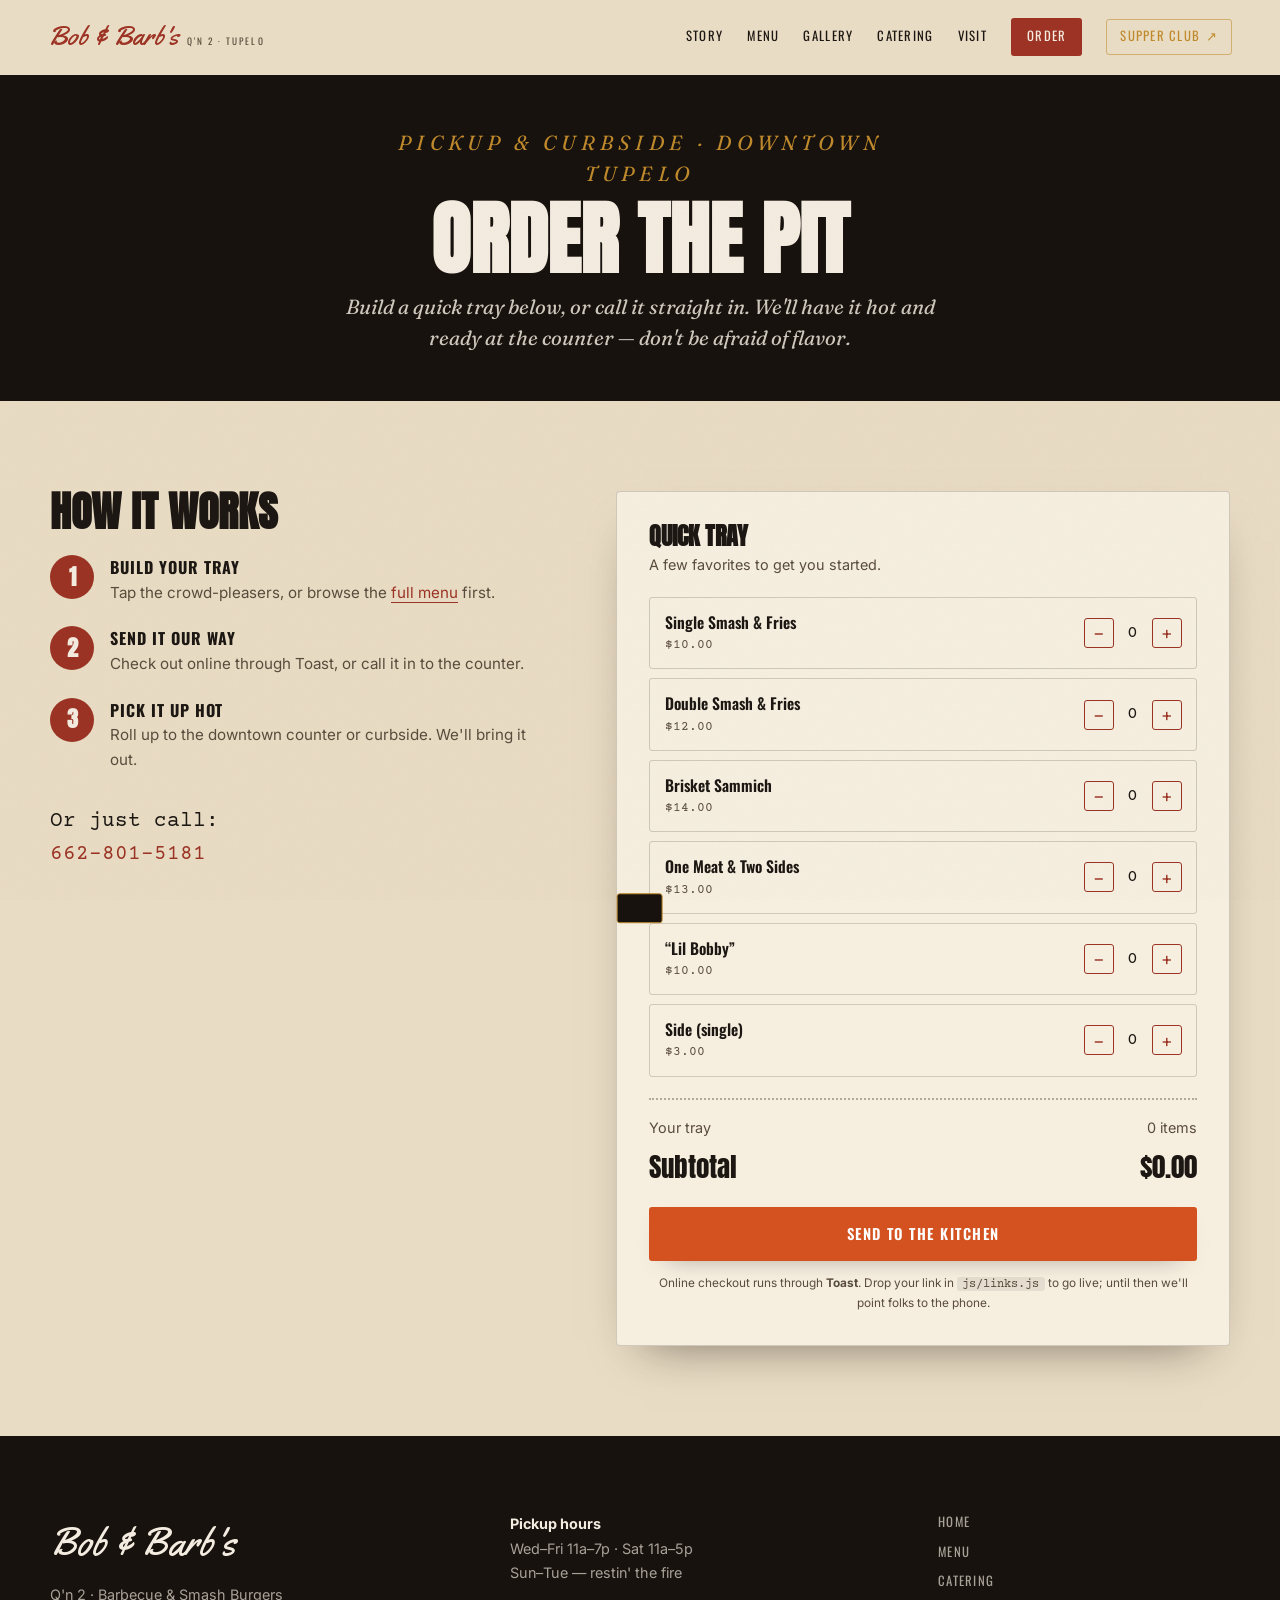
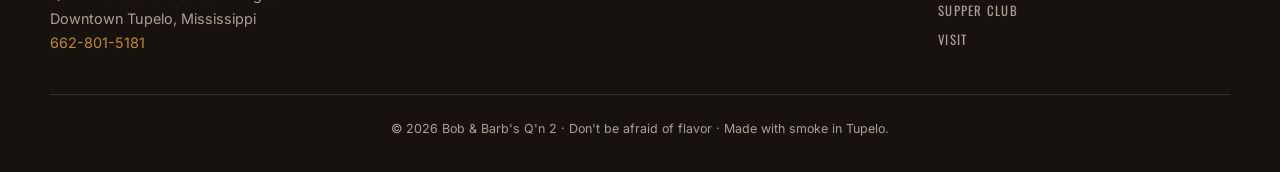
<file: order.html>
<!DOCTYPE html>
<html lang="en">
<head>
  <meta charset="UTF-8" />
  <meta name="viewport" content="width=device-width, initial-scale=1.0" />
  <title>Order Pickup — Bob &amp; Barb's Q'n 2 · Tupelo, MS</title>
  <meta name="description" content="Order Bob & Barb's barbecue and smash burgers for pickup & curbside in downtown Tupelo. Build a quick tray or call it in at 662-801-5181." />
  <meta name="theme-color" content="#e9dcc4" />

  <link rel="preconnect" href="https://fonts.googleapis.com" />
  <link rel="preconnect" href="https://fonts.gstatic.com" crossorigin />
  <link href="https://fonts.googleapis.com/css2?family=Anton&family=Oswald:wght@300;400;500;600;700&family=Inter:wght@300;400;500;600&family=Yellowtail&family=Courier+Prime:ital@0;1&family=Fraunces:ital,opsz,wght@0,9..144,500;1,9..144,400;1,9..144,500&display=swap" rel="stylesheet" />
  <link rel="stylesheet" href="css/base.css" />
  <link rel="stylesheet" href="css/pit.css" />
  <link rel="icon" href="assets/logo.svg" type="image/svg+xml" />
  <link rel="manifest" href="manifest.webmanifest" />
</head>
<body class="pit">
  <a href="#tray" class="skip">Skip to the order builder</a>
  <div class="grain" aria-hidden="true"></div>

  <!-- ============ NAV ============ -->
  <header class="nav" id="nav">
    <a href="index.html" class="brand" aria-label="Bob and Barb's, home">
      <span class="brand__script">Bob &amp; Barb's</span>
      <span class="brand__sub">Q'n 2 · Tupelo</span>
    </a>
    <nav class="nav__links" id="navLinks" aria-label="Primary">
      <a href="index.html#story">Story</a>
      <a href="index.html#menu">Menu</a>
      <a href="index.html#gallery">Gallery</a>
      <a href="index.html#catering">Catering</a>
      <a href="index.html#visit">Visit</a>
      <a href="order.html" class="nav__order is-current" aria-current="page">Order</a>
      <a href="supper-club.html" class="nav__supper">Supper Club <span aria-hidden="true">&#x2197;&#xFE0E;</span></a>
    </nav>
    <button class="burger" id="burger" aria-label="Menu" aria-expanded="false">
      <span></span><span></span><span></span>
    </button>
  </header>

  <!-- ============ ORDER HERO ============ -->
  <section class="order-hero">
    <p class="eyebrow">Pickup &amp; Curbside · Downtown Tupelo</p>
    <h1>Order the Pit</h1>
    <p>Build a quick tray below, or call it straight in. We'll have it hot and
      ready at the counter — don't be afraid of flavor.</p>
  </section>

  <!-- ============ ORDER MAIN ============ -->
  <main class="order-main section">
    <div class="order-grid">
      <!-- how to order -->
      <div class="howto">
        <h2>How it works</h2>
        <ol class="howto__steps">
          <li>
            <b>1</b>
            <div>
              <h4>Build your tray</h4>
              <p>Tap the crowd-pleasers, or browse the <a href="index.html#menu">full menu</a> first.</p>
            </div>
          </li>
          <li>
            <b>2</b>
            <div>
              <h4>Send it our way</h4>
              <p>Check out online through Toast, or call it in to the counter.</p>
            </div>
          </li>
          <li>
            <b>3</b>
            <div>
              <h4>Pick it up hot</h4>
              <p>Roll up to the downtown counter or curbside. We'll bring it out.</p>
            </div>
          </li>
        </ol>
        <p class="howto__call">
          Or just call:<br />
          <a href="tel:+16628015181">662-801-5181</a>
        </p>
      </div>

      <!-- the quick tray -->
      <div class="tray" id="tray">
        <h3 class="tray__title">Quick Tray</h3>
        <p class="tray__sub">A few favorites to get you started.</p>
        <div class="tray__items" id="trayItems"><!-- JS --></div>
        <div class="tray__sum">
          <div class="tray__sum-row"><span>Your tray</span><span id="trayCount">0 items</span></div>
          <div class="tray__total"><span>Subtotal</span><span id="trayTotal">$0.00</span></div>
          <a href="#" class="btn btn--ember btn--block btn--lg" id="traySend">Send to the Kitchen</a>
          <p class="tray__fine">
            Online checkout runs through <strong>Toast</strong>. Drop your link in
            <code>js/links.js</code> to go live; until then we'll point folks to the phone.
          </p>
        </div>
      </div>
    </div>
  </main>

  <!-- ============ FOOTER ============ -->
  <footer class="footer">
    <div class="footer__grid">
      <div class="footer__brand">
        <span class="footer__script">Bob &amp; Barb's</span>
        <p>
          Q'n 2 · Barbecue &amp; Smash Burgers<br />
          Downtown Tupelo, Mississippi<br />
          <a href="tel:+16628015181">662-801-5181</a>
        </p>
      </div>
      <div class="footer__brand">
        <p style="margin-top:0">
          <strong style="color:var(--cream)">Pickup hours</strong><br />
          Wed–Fri 11a–7p · Sat 11a–5p<br />
          Sun–Tue — restin' the fire
        </p>
      </div>
      <nav class="footer__links" aria-label="Footer">
        <a href="index.html">Home</a>
        <a href="index.html#menu">Menu</a>
        <a href="index.html#catering">Catering</a>
        <a href="supper-club.html">Supper Club</a>
        <a href="index.html#visit">Visit</a>
      </nav>
    </div>
    <p class="footer__legal">
      © <span id="year"></span> Bob &amp; Barb's Q'n 2 · Don't be afraid of flavor · Made with smoke in Tupelo.
    </p>
  </footer>

  <div class="toast" id="toast" role="status" aria-live="polite"></div>

  <script src="js/links.js" defer></script>
  <script src="js/order.js" defer></script>
</body>
</html>
</file>
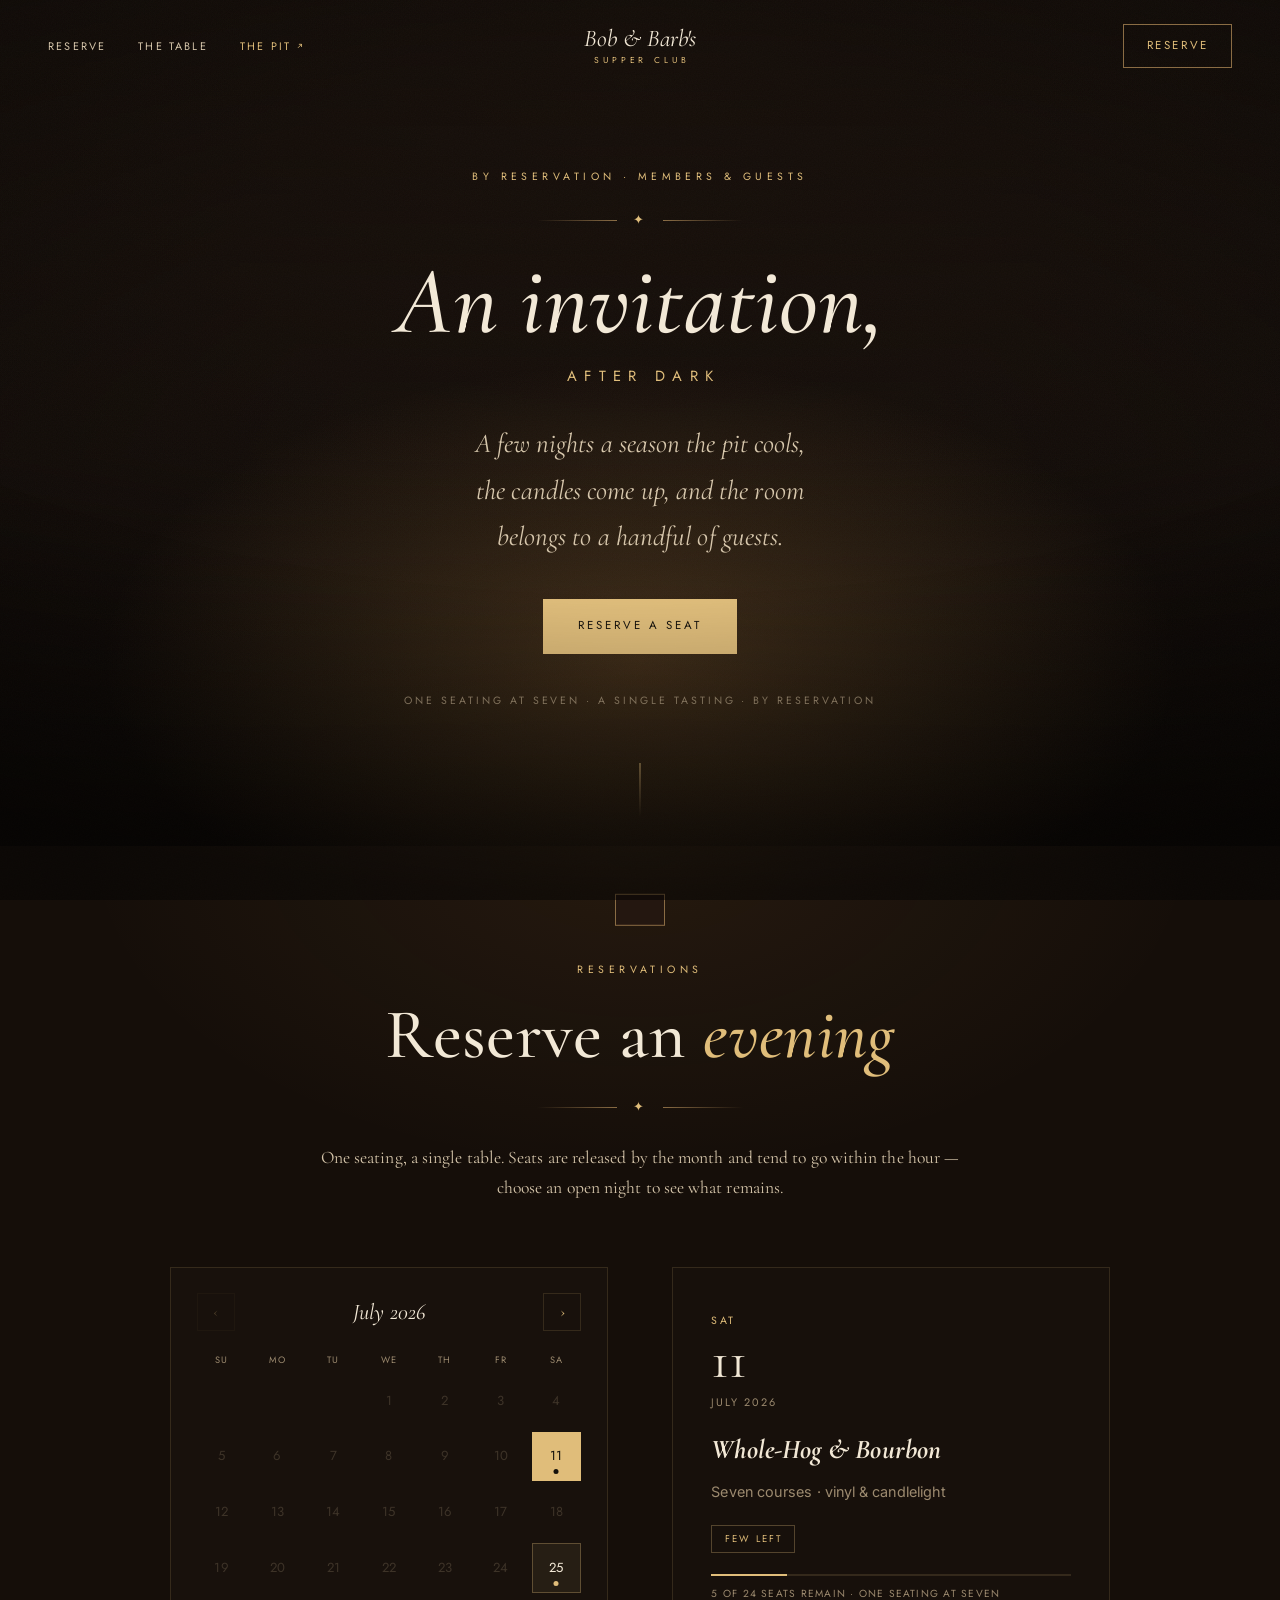
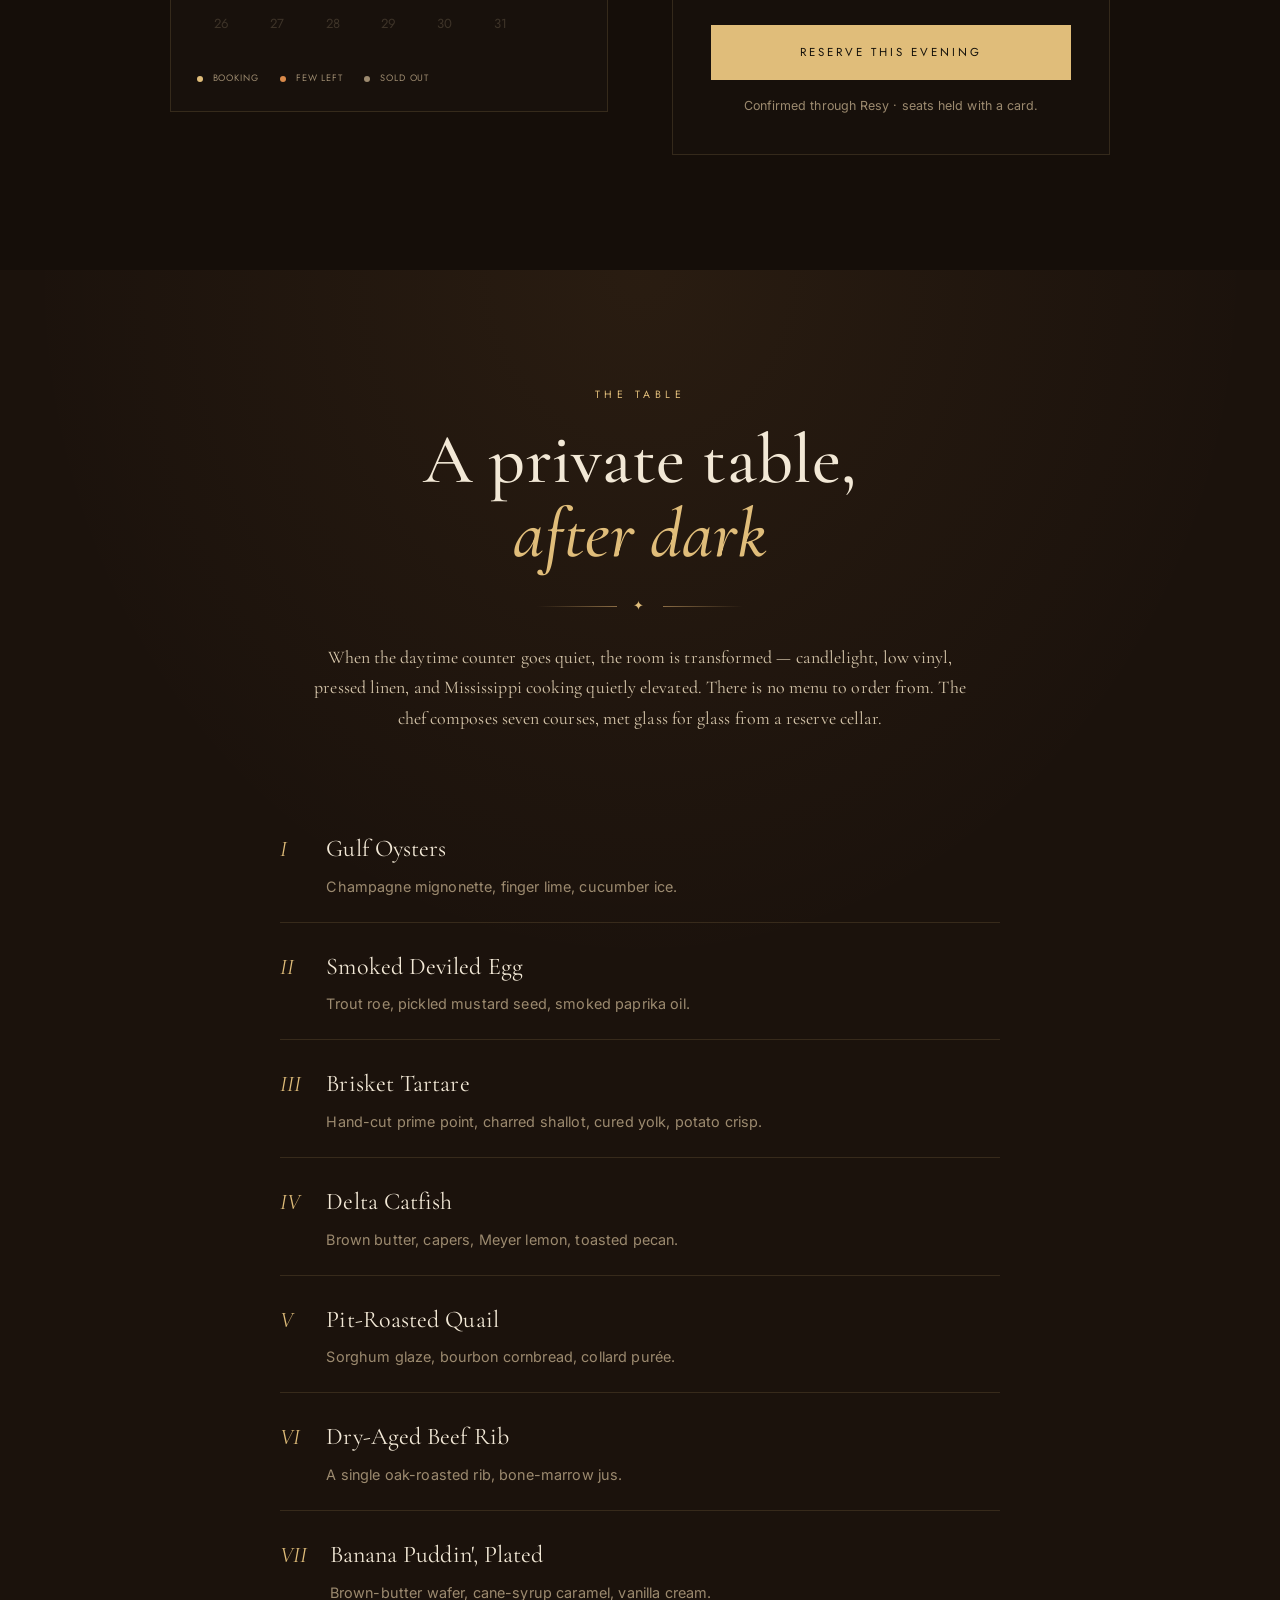
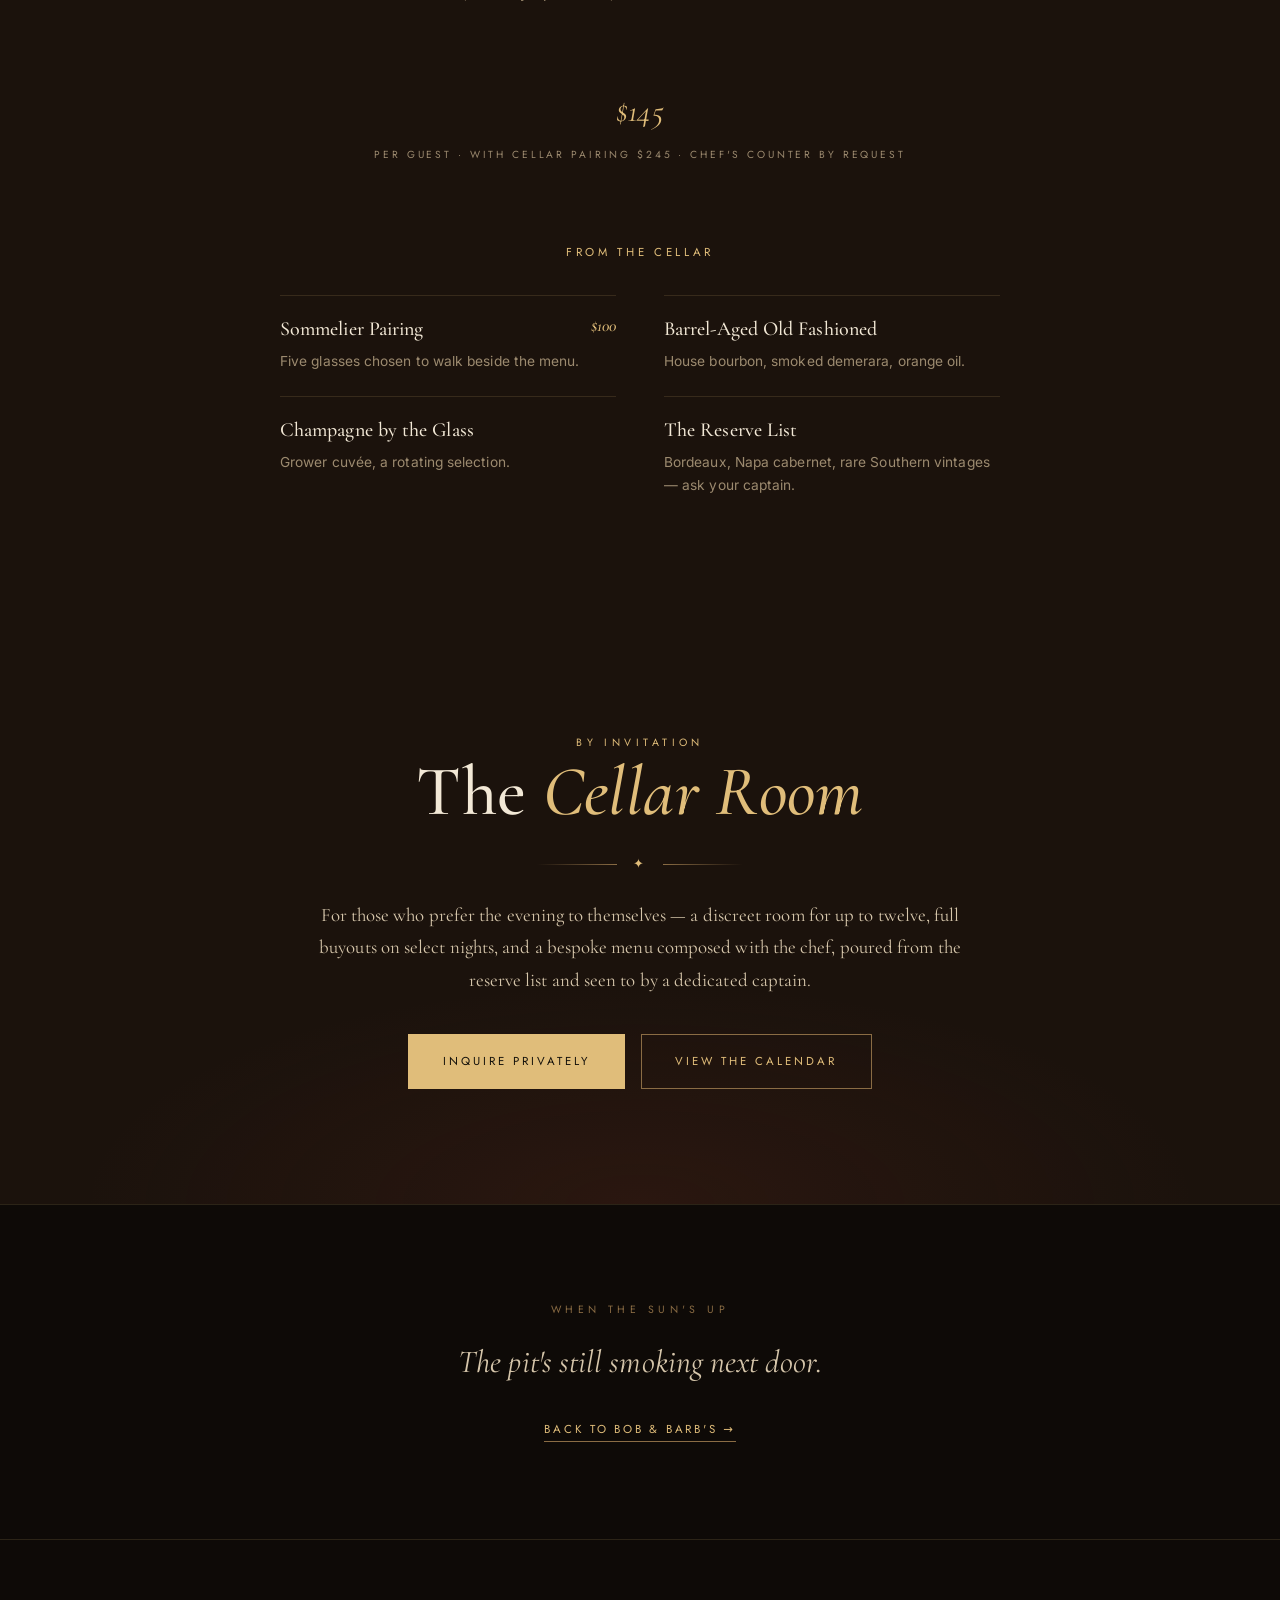
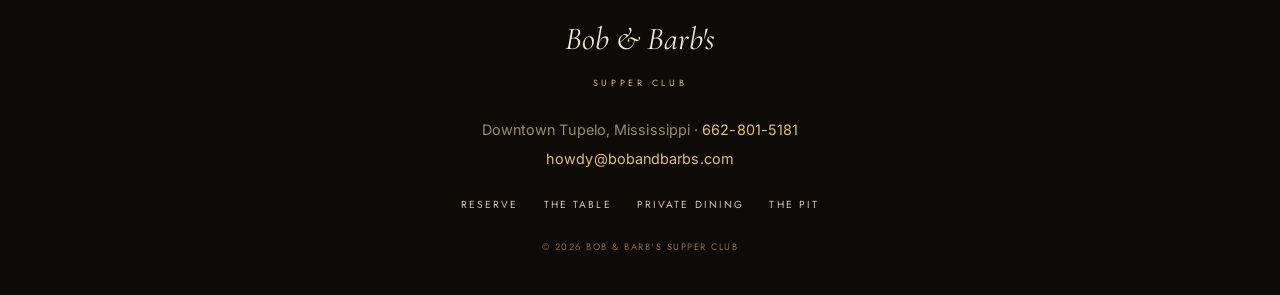
<file: supper-club.html>
<!DOCTYPE html>
<html lang="en">
<head>
  <meta charset="UTF-8" />
  <meta name="viewport" content="width=device-width, initial-scale=1.0" />
  <title>The Supper Club — Bob &amp; Barb's · Downtown Tupelo, MS</title>
  <meta name="description" content="The Supper Club at Bob & Barb's: a candlelit, reservation-only evening in downtown Tupelo. One seating, a seven-course tasting, and a reserve cellar. By invitation." />
  <meta property="og:title" content="The Supper Club — Bob &amp; Barb's" />
  <meta property="og:description" content="A candlelit, reservation-only evening. One seating. A seven-course tasting. By invitation." />
  <meta property="og:type" content="restaurant" />
  <meta name="theme-color" content="#0e0a07" />

  <link rel="preconnect" href="https://fonts.googleapis.com" />
  <link rel="preconnect" href="https://fonts.gstatic.com" crossorigin />
  <link href="https://fonts.googleapis.com/css2?family=Cormorant+Garamond:ital,wght@0,400;0,500;0,600;1,400;1,500&family=Jost:wght@300;400;500&family=Inter:wght@300;400;500&display=swap" rel="stylesheet" />
  <link rel="stylesheet" href="css/base.css" />
  <link rel="stylesheet" href="css/supper.css" />
  <link rel="icon" href="assets/logo.svg" type="image/svg+xml" />
  <link rel="manifest" href="manifest.webmanifest" />
</head>
<body class="supper">
  <a href="#reserve" class="skip">Skip to reservations</a>
  <div class="grain" aria-hidden="true"></div>

  <!-- ============ NAV ============ -->
  <header class="snav" id="snav">
    <nav class="snav__links" id="snavLinks" aria-label="Primary">
      <a href="#reserve">Reserve</a>
      <a href="#table">The Table</a>
      <a href="index.html" class="snav__pit">The Pit <svg class="ext-arrow" viewBox="0 0 12 12" width="11" height="11" aria-hidden="true" focusable="false"><path d="M3.5 8.5 8.5 3.5M5 3.5H8.5V7" fill="none" stroke="currentColor" stroke-width="1.3" stroke-linecap="round" stroke-linejoin="round"/></svg></a>
    </nav>
    <a href="#top" class="sbrand" id="top" aria-label="Bob and Barb's Supper Club">
      <span class="sbrand__name">Bob &amp; Barb's</span>
      <span class="sbrand__sub">Supper Club</span>
    </a>
    <div class="snav__right">
      <a href="#reserve" class="gbtn snav__reserve" data-resy>Reserve</a>
      <button class="sburger" id="sburger" aria-label="Menu" aria-expanded="false">
        <span></span><span></span><span></span>
      </button>
    </div>
  </header>

  <!-- dimmed backdrop for the mobile drawer (tap to close) -->
  <div class="snav__scrim" id="snavScrim" aria-hidden="true"></div>

  <!-- ============ HERO ============ -->
  <section class="shero">
    <div class="shero__photo" data-anim aria-hidden="true"></div>
    <div class="shero__veil" aria-hidden="true"></div>
    <div class="shero__inner">
      <p class="label reveal">By reservation · Members &amp; guests</p>
      <div class="flourish reveal d1"><span aria-hidden="true">✦</span></div>
      <h1 class="shero__name reveal d1">An invitation,</h1>
      <p class="shero__sub reveal d2">after dark</p>
      <p class="shero__tag reveal d2">
        A few nights a season the pit cools, the candles come up, and the room
        belongs to a handful of guests.
      </p>
      <a href="#reserve" class="gbtn gbtn--solid reveal d3" data-resy>Reserve a Seat</a>
      <p class="shero__meta reveal d4">One seating at seven · a single tasting · by reservation</p>
    </div>
    <a href="#reserve" class="shero__scroll" aria-label="Reservations"><span></span></a>
  </section>

  <!-- ============ RESERVE (up front) ============ -->
  <section class="reserve sectn" id="reserve">
    <div class="reserve__head">
      <span class="label reveal">Reservations</span>
      <h2 class="display reveal d1">Reserve an <em>evening</em></h2>
      <div class="flourish reveal d1"><span aria-hidden="true">✦</span></div>
      <p class="reveal d1">One seating, a single table. Seats are released by the month and tend to go within the hour — choose an open night to see what remains.</p>
    </div>

    <div class="reserve__grid">
      <div class="cal reveal" id="cal">
        <div class="cal__head">
          <button type="button" id="calPrev" aria-label="Previous month">‹</button>
          <span class="cal__month" id="calMonth" aria-live="polite"></span>
          <button type="button" id="calNext" aria-label="Next month">›</button>
        </div>
        <div class="cal__dow" aria-hidden="true">
          <span>Su</span><span>Mo</span><span>Tu</span><span>We</span><span>Th</span><span>Fr</span><span>Sa</span>
        </div>
        <div class="cal__grid" id="calGrid" role="grid" aria-label="Supper Club evenings"></div>
        <div class="cal__legend">
          <span><i class="open"></i> Booking</span>
          <span><i class="few"></i> Few left</span>
          <span><i class="full"></i> Sold out</span>
        </div>
      </div>
      <aside class="detail reveal d1" id="detail" aria-live="polite"></aside>
    </div>
  </section>

  <!-- ============ THE TABLE (the evening + the tasting) ============ -->
  <section class="table sectn" id="table">
    <div class="table__head">
      <span class="label reveal">The Table</span>
      <h2 class="display reveal d1">A private table,<br><em>after dark</em></h2>
      <div class="flourish reveal d1"><span aria-hidden="true">✦</span></div>
      <p class="reveal d1">
        When the daytime counter goes quiet, the room is transformed — candlelight,
        low vinyl, pressed linen, and Mississippi cooking quietly elevated. There is
        no menu to order from. The chef composes seven courses, met glass for glass
        from a reserve cellar.
      </p>
    </div>

    <div class="tasting" id="tasting"><!-- JS builds the courses --></div>

    <div class="tasting__price reveal">
      <span class="amt">$145</span>
      <span class="per">Per guest · with cellar pairing $245 · chef's counter by request</span>
    </div>

    <div class="cellar">
      <p class="cellar__title reveal">From the Cellar</p>
      <div class="cellar__grid" id="cellar"><!-- JS --></div>
    </div>
  </section>

  <!-- ============ PRIVATE DINING (brief) ============ -->
  <section class="private sectn" id="private">
    <div class="center">
      <span class="label reveal">By Invitation</span>
      <h2 class="display reveal d1">The <em>Cellar Room</em></h2>
      <div class="flourish reveal d1"><span aria-hidden="true">✦</span></div>
      <p class="reveal d2">
        For those who prefer the evening to themselves — a discreet room for up to
        twelve, full buyouts on select nights, and a bespoke menu composed with the
        chef, poured from the reserve list and seen to by a dedicated captain.
      </p>
      <div class="private__cta reveal d2">
        <a href="mailto:howdy@bobandbarbs.com?subject=Private%20Dining%20Inquiry" class="gbtn gbtn--solid">Inquire Privately</a>
        <a href="#reserve" class="gbtn">View the Calendar</a>
      </div>
    </div>
  </section>

  <!-- ============ BACK TO THE PIT ============ -->
  <section class="topit">
    <span class="label">When the sun's up</span>
    <p>The pit's still smoking next door.</p>
    <a href="index.html">Back to Bob &amp; Barb's →</a>
  </section>

  <!-- ============ FOOTER ============ -->
  <footer class="sfooter">
    <p class="sfooter__name">Bob &amp; Barb's</p>
    <p class="sfooter__sub">Supper Club</p>
    <p class="sfooter__row">
      Downtown Tupelo, Mississippi · <a href="tel:+16628015181">662-801-5181</a><br />
      <a href="mailto:howdy@bobandbarbs.com">howdy@bobandbarbs.com</a>
    </p>
    <nav class="sfooter__links" aria-label="Footer">
      <a href="#reserve">Reserve</a>
      <a href="#table">The Table</a>
      <a href="#private">Private Dining</a>
      <a href="index.html">The Pit</a>
    </nav>
    <p class="sfooter__legal">© <span id="year"></span> Bob &amp; Barb's Supper Club</p>
  </footer>

  <div class="toast" id="toast" role="status" aria-live="polite" style="font-family:var(--sans);color:var(--ivory);background:var(--espresso)"></div>

  <script src="js/links.js" defer></script>
  <script src="js/supper.js" defer></script>
</body>
</html>
</file>
<file: css/base.css>
/* =========================================================
   BOB & BARB'S — shared base
   Tiny foundation shared by The Pit and The Supper Club.
   Each world keeps its own look in pit.css / supper.css.
   ========================================================= */

*, *::before, *::after { box-sizing: border-box; margin: 0; padding: 0; }

html { scroll-behavior: smooth; -webkit-text-size-adjust: 100%; }
@media (prefers-reduced-motion: reduce) { html { scroll-behavior: auto; } }

body { overflow-x: hidden; -webkit-font-smoothing: antialiased; text-rendering: optimizeLegibility; }

img, svg { max-width: 100%; display: block; }
a { color: inherit; text-decoration: none; }
button { font: inherit; color: inherit; }

/* kill the grey/blue tap-flash iOS paints over links & buttons */
a, button { -webkit-tap-highlight-color: transparent; }

/* "opens the other site" arrow — an inline SVG so it renders identically on
   every device (the old ↗ glyph showed up as a stray blue emoji on iOS) */
.ext-arrow { width: 0.72em; height: 0.72em; flex: none; align-self: center; }

/* accessible skip link */
.skip {
  position: absolute; left: -999px; top: 0; z-index: 2000;
  background: #111; color: #fff; padding: 0.7rem 1.1rem; border-radius: 0 0 8px 0;
}
.skip:focus { left: 0; }

.sr-only {
  position: absolute; width: 1px; height: 1px; padding: 0; margin: -1px;
  overflow: hidden; clip: rect(0 0 0 0); white-space: nowrap; border: 0;
}

/* subtle paper/film grain — keeps flat color from looking too "printed by a machine" */
.grain {
  position: fixed; inset: 0; z-index: 90; pointer-events: none; opacity: 0.05;
  background-image: url("data:image/svg+xml,%3Csvg xmlns='http://www.w3.org/2000/svg' width='160' height='160'%3E%3Cfilter id='n'%3E%3CfeTurbulence type='fractalNoise' baseFrequency='0.82' numOctaves='3' stitchTiles='stitch'/%3E%3C/filter%3E%3Crect width='100%25' height='100%25' filter='url(%23n)'/%3E%3C/svg%3E");
}

/* scroll reveal — used everywhere, honored only when motion is allowed */
.reveal { opacity: 0; transform: translateY(22px); transition: opacity 0.8s cubic-bezier(0.16,1,0.3,1), transform 0.8s cubic-bezier(0.16,1,0.3,1); }
.reveal.in { opacity: 1; transform: none; }
.reveal.d1 { transition-delay: 0.08s; }
.reveal.d2 { transition-delay: 0.16s; }
.reveal.d3 { transition-delay: 0.24s; }
.reveal.d4 { transition-delay: 0.32s; }
@media (prefers-reduced-motion: reduce) {
  .reveal { opacity: 1; transform: none; transition: none; }
  [data-anim] { animation: none !important; }
}

/* ---------- LIGHTBOX (shared by both galleries) ---------- */
.lb {
  position: fixed; inset: 0; z-index: 1000; background: rgba(8,6,4,0.94);
  backdrop-filter: blur(6px); display: flex; align-items: center; justify-content: center;
  opacity: 0; pointer-events: none; transition: opacity 0.4s ease;
}
.lb.open { opacity: 1; pointer-events: auto; }
.lb__fig { max-width: min(92vw, 960px); text-align: center; transform: scale(0.96); transition: transform 0.4s cubic-bezier(0.16,1,0.3,1); }
.lb.open .lb__fig { transform: scale(1); }
.lb__img {
  width: min(88vw, 900px); max-height: 80vh; aspect-ratio: 4/3; border-radius: 4px;
  background-size: cover; background-position: center; box-shadow: 0 40px 90px -24px rgba(0,0,0,0.8);
}
.lb__cap { color: #f4ece0; font-family: 'Oswald', system-ui, sans-serif; text-transform: uppercase; letter-spacing: 0.18em; font-size: 0.8rem; margin-top: 1.1rem; }
.lb__btn {
  position: absolute; background: rgba(244,236,224,0.08); border: 1px solid rgba(244,236,224,0.22);
  color: #f4ece0; cursor: pointer; border-radius: 50%; display: grid; place-items: center;
  transition: background 0.25s, border-color 0.25s;
}
.lb__btn:hover { background: rgba(244,236,224,0.18); }
.lb__close { top: 1.3rem; right: 1.4rem; width: 46px; height: 46px; font-size: 1.5rem; }
.lb__nav { top: 50%; transform: translateY(-50%); width: 54px; height: 54px; font-size: 1.9rem; }
.lb__prev { left: 1.1rem; }
.lb__next { right: 1.1rem; }
@media (max-width: 600px) { .lb__nav { width: 44px; height: 44px; } .lb__prev { left: 0.4rem; } .lb__next { right: 0.4rem; } }
</file>
<file: css/pit.css>
/* =========================================================
   THE PIT  ·  Bob & Barb's daytime barbecue counter
   Warm, scrappy, hand-set. Kraft paper, brick, woodtype.
   Shared by index.html and order.html.
   ========================================================= */

:root {
  --paper:    #e9dcc4;   /* butcher / kraft paper       */
  --paper-2:  #e1d2b6;   /* a shade deeper for breaks   */
  --sheet:    #f6efe0;   /* the menu sheet / cards      */
  --ink:      #1c1712;   /* near-black warm ink         */
  --ink-2:    #5a4c3c;   /* muted ink                   */
  --char:     #17120d;   /* smoked-dark sections        */
  --char-2:   #211913;
  --brick:    #9c3324;   /* hand-painted brick red      */
  --brick-dk: #7a261a;
  --ember:    #d4521f;   /* a single warm spark         */
  --mustard:  #c08a2c;   /* aged-brass detail           */
  --cream:    #f4ece0;   /* type on dark                */
  --cream-dim:rgba(244,236,224,0.66);
  --line:     rgba(28,23,18,0.18);
  --line-2:   rgba(28,23,18,0.32);

  --maxw: 1180px;
  --ease: cubic-bezier(0.16, 1, 0.3, 1);
  --shadow:  0 22px 48px -28px rgba(20,12,7,0.6);
  --shadow-s:0 10px 26px -18px rgba(20,12,7,0.55);

  --display: 'Anton', 'Oswald', sans-serif;   /* poster headlines */
  --cond:    'Oswald', sans-serif;            /* labels, prices   */
  --body:    'Inter', system-ui, sans-serif;  /* running text     */
  --script:  'Yellowtail', cursive;           /* the wordmark     */
  --mono:    'Courier Prime', 'Courier New', monospace; /* stamped */
  --feature: 'Fraunces', Georgia, 'Times New Roman', serif; /* characterful intro lines */
}

body.pit {
  font-family: var(--body);
  background: var(--paper);
  color: var(--ink);
  line-height: 1.62;
}
body.pit .grain { mix-blend-mode: multiply; }

::selection { background: var(--brick); color: var(--cream); }

/* ---------- type rhythm ---------- */
.pit h1, .pit h2, .pit h3 { line-height: 1.0; }
.section { padding: clamp(2.9rem, 7vw, 7.5rem) clamp(1.2rem, 5vw, 3rem); position: relative; }
.wrap { max-width: var(--maxw); margin: 0 auto; }

.eyebrow {
  font-family: var(--cond); font-weight: 600; text-transform: uppercase;
  letter-spacing: 0.26em; font-size: 0.72rem; color: var(--brick);
}
.eyebrow--cream { color: var(--mustard); }
.h-poster {
  font-family: var(--display); font-weight: 400; text-transform: uppercase;
  font-size: clamp(2rem, 7vw, 5rem); letter-spacing: 0.005em;
}
.lede { font-family: var(--feature); font-style: italic; font-weight: 400; font-size: 1.22rem; line-height: 1.55; color: var(--ink-2); max-width: 52ch; }

/* ---------- buttons: stamped, not glossy ---------- */
.btn {
  display: inline-flex; align-items: center; gap: 0.55rem;
  font-family: var(--cond); font-weight: 600; text-transform: uppercase;
  letter-spacing: 0.1em; font-size: 0.84rem; line-height: 1;
  padding: 0.95rem 1.5rem; border-radius: 3px; border: 2px solid transparent;
  cursor: pointer; transition: transform 0.25s var(--ease), background 0.25s, color 0.25s, border-color 0.25s, box-shadow 0.25s;
}
.btn:hover { transform: translateY(-2px); }
.btn:active { transform: translateY(0); }
.btn--fill  { background: var(--brick); color: var(--cream); box-shadow: var(--shadow-s); }
.btn--fill:hover  { background: var(--brick-dk); }
.btn--ember { background: var(--ember); color: #fff; box-shadow: var(--shadow-s); }
.btn--ember:hover { background: #b8430f; }
.btn--ghost { border-color: currentColor; background: transparent; }
.btn--ghost:hover { background: var(--ink); color: var(--paper); border-color: var(--ink); }
.btn--cream { border-color: var(--cream); color: var(--cream); }
.btn--cream:hover { background: var(--cream); color: var(--char); }
.btn--lg { padding: 1.1rem 1.9rem; font-size: 0.92rem; }
.btn--block { width: 100%; justify-content: center; }
.btn__arrow { transition: transform 0.25s var(--ease); }
.btn:hover .btn__arrow { transform: translateX(3px); }

/* =========================================================
   NAV
   ========================================================= */
.nav {
  position: fixed; inset: 0 0 auto 0; z-index: 100;
  display: flex; align-items: center; justify-content: space-between; gap: 1rem;
  padding: 1.1rem clamp(1.2rem, 5vw, 3rem);
  background: var(--paper);                 /* solid butcher-paper bar from the start */
  border-bottom: 1px solid transparent;
  transition: background 0.4s var(--ease), padding 0.4s var(--ease), box-shadow 0.4s, border-color 0.4s;
}
/* on scroll: a little flourish — lift it with a shadow and condense it.
   Stays the same solid paper colour so it never seams against the top bar. */
.nav.stuck {
  background: var(--paper);
  border-bottom-color: var(--line);
  box-shadow: var(--shadow-s);
  padding-top: 0.62rem; padding-bottom: 0.62rem;
}
.brand { display: flex; align-items: baseline; gap: 0.5rem; }
.brand__script { font-family: var(--script); font-size: 1.7rem; color: var(--brick); line-height: 1; }
.brand__sub { font-family: var(--cond); text-transform: uppercase; letter-spacing: 0.22em; font-size: 0.58rem; color: var(--ink-2); }

.nav__links { display: flex; align-items: center; gap: 1.5rem; }
.nav__links a {
  font-family: var(--cond); text-transform: uppercase; letter-spacing: 0.1em;
  font-size: 0.8rem; color: var(--ink); position: relative; padding: 0.25rem 0; transition: color 0.25s;
}
.nav__links a::after { content: ''; position: absolute; left: 0; bottom: -3px; height: 2px; width: 0; background: var(--brick); transition: width 0.3s var(--ease); }
.nav__links a:hover::after { width: 100%; }
.nav__links a.is-current::after { width: 100%; }
.nav__supper {
  display: inline-flex; align-items: center; gap: 0.35rem;
  color: var(--mustard) !important; border: 1px solid color-mix(in srgb, var(--mustard) 55%, transparent);
  padding: 0.4rem 0.8rem !important; border-radius: 3px;
}
.nav__supper::after { display: none; }
.nav__supper:hover { background: color-mix(in srgb, var(--mustard) 16%, transparent); }
.nav__order { background: var(--brick); color: var(--cream) !important; padding: 0.55rem 1rem !important; border-radius: 3px; }
.nav.stuck .nav__order { color: var(--cream) !important; }
.nav__order::after { display: none; }
.nav__order:hover { background: var(--brick-dk); }

.burger { display: none; flex-direction: column; gap: 5px; background: none; border: none; cursor: pointer; padding: 6px; z-index: 110; }
.burger span { width: 26px; height: 2px; background: var(--ink); transition: 0.35s var(--ease); }
.burger.open span { background: var(--ink); }
.burger.open span:nth-child(1) { transform: translateY(7px) rotate(45deg); }
.burger.open span:nth-child(2) { opacity: 0; }
.burger.open span:nth-child(3) { transform: translateY(-7px) rotate(-45deg); }

/* =========================================================
   HERO — photographic, asymmetric, confident
   ========================================================= */
.hero {
  position: relative; min-height: 100svh; display: flex; align-items: flex-end;
  padding: 7rem clamp(1.2rem, 5vw, 3rem) clamp(2.5rem, 6vw, 5rem); overflow: hidden;
  color: var(--cream);
  background:
    radial-gradient(120% 95% at 72% 18%, rgba(74,40,22,0.55) 0%, transparent 55%),
    linear-gradient(158deg, #311e13 0%, #20140d 48%, #160f09 100%);
}
/* the food, on the plate — full-bleed behind the words on phones, then
   bleeding off the right on wider screens (see the min-width block below)
   so the copy keeps a clean dark column. combo.jpg is the LCP image. */
.hero__media {
  position: absolute; inset: 0; z-index: 0; overflow: hidden; pointer-events: none;
}
.hero__media-img {
  width: 100%; height: 100%; object-fit: cover; object-position: 50% 38%;
  transform: scale(1.04); filter: saturate(1.12) contrast(1.05);
}
/* warm ember + candlelight so the frame never reads as a black void */
.hero__glow {
  position: absolute; inset: 0; z-index: 2; pointer-events: none; mix-blend-mode: screen;
  background:
    radial-gradient(48% 60% at 6% 102%, rgba(214,84,32,0.6), transparent 66%),
    radial-gradient(52% 52% at 96% 92%, rgba(226,150,68,0.4), transparent 70%),
    radial-gradient(40% 38% at 64% 4%, rgba(202,138,44,0.22), transparent 70%);
}
/* readability scrim — darker on phones, where the copy sits over the food */
.hero__scrim {
  position: absolute; inset: 0; z-index: 1; pointer-events: none;
  background:
    linear-gradient(180deg, rgba(13,8,4,0.76) 0%, rgba(13,8,4,0.5) 30%, rgba(13,8,4,0.58) 60%, rgba(10,6,3,0.86) 100%),
    radial-gradient(135% 120% at 50% 28%, transparent 36%, rgba(9,5,2,0.58) 100%);
}
.hero__smoke {
  position: absolute; inset: -10%; z-index: 2; pointer-events: none; opacity: 0.7;
  background:
    radial-gradient(60% 50% at 16% 90%, rgba(214,84,32,0.5), transparent 70%),
    radial-gradient(50% 44% at 88% 96%, rgba(226,150,68,0.3), transparent 72%);
  filter: blur(34px); animation: smoke 24s ease-in-out infinite alternate;
}
@keyframes smoke { to { transform: translate3d(3%, -2%, 0) scale(1.08); } }

.hero__inner { position: relative; z-index: 3; max-width: 680px; }
.hero__eyebrow { margin-bottom: 1rem; color: var(--mustard); }
.hero__wordmark { font-family: var(--script); font-size: clamp(2.5rem, 10.5vw, 7rem); line-height: 0.85; color: var(--cream); text-shadow: 0 6px 30px rgba(0,0,0,0.55); }
.hero__title { font-family: var(--display); text-transform: uppercase; font-size: clamp(1.3rem, 4.4vw, 2.5rem); letter-spacing: 0.14em; margin: 0.6rem 0 1.3rem; color: var(--cream); }
.hero__title b { color: var(--ember); font-weight: 400; }
.hero__tag { font-family: var(--feature); font-style: italic; font-weight: 400; font-size: clamp(1.18rem, 2.5vw, 1.55rem); line-height: 1.5; color: rgba(244,236,224,0.84); max-width: 32ch; margin-bottom: 2rem; }
.hero__cta { display: flex; flex-wrap: wrap; gap: 0.9rem; margin-bottom: 1.8rem; }
.hero__call { font-family: var(--mono); font-size: 0.95rem; letter-spacing: 0.02em; color: var(--cream); }
.hero__call span { color: var(--mustard); text-transform: uppercase; letter-spacing: 0.16em; font-family: var(--cond); font-size: 0.72rem; display: block; margin-bottom: 0.2rem; }
.hero__call a { border-bottom: 1px solid color-mix(in srgb, var(--mustard) 60%, transparent); }

/* ≥ tablet — the food bleeds off the right edge, copy gets a dark column */
@media (min-width: 761px) {
  .hero { align-items: center; }
  .hero__inner { max-width: min(38rem, 48vw); }
  .hero__wordmark { white-space: nowrap; }
  .hero__media { left: auto; right: 0; width: clamp(46%, 52vw, 58%); }
  .hero__media-img {
    object-position: 50% 50%;
    -webkit-mask-image: linear-gradient(90deg, transparent 0%, rgba(0,0,0,0.5) 24%, #000 56%);
            mask-image: linear-gradient(90deg, transparent 0%, rgba(0,0,0,0.5) 24%, #000 56%);
  }
  .hero__scrim {
    background:
      linear-gradient(90deg, #160f09 0%, rgba(22,15,9,0.5) 17%, rgba(22,15,9,0.06) 44%, transparent 62%),
      radial-gradient(120% 130% at 88% 50%, transparent 56%, rgba(9,5,2,0.5) 100%);
  }
}

/* hours strip just under the hero — like a joint's header board */
.strip {
  background: var(--brick); color: var(--cream); text-align: center;
  font-family: var(--cond); text-transform: uppercase; letter-spacing: 0.22em;
  font-size: 0.76rem; padding: 0.8rem 1rem;
  display: flex; gap: 1.2rem; justify-content: center; flex-wrap: wrap;
}
.strip b { color: #ffd9a0; font-weight: 600; }
.strip i { opacity: 0.5; font-style: normal; }

/* =========================================================
   STORY — asymmetric, with the real sign + a big slogan
   ========================================================= */
.story { background: var(--paper); }
.story__grid { display: grid; grid-template-columns: 1.05fr 0.95fr; gap: clamp(2rem, 6vw, 5rem); align-items: center; }
/* a little scrapbook cluster — the folks, with the sign snapshot laid on top */
.story__photo { position: relative; padding: clamp(1rem, 3vw, 2.4rem) 0; }
.snap { background: #fff; padding: 8px; border-radius: 3px; box-shadow: var(--shadow); }
.snap img { width: 100%; height: auto; border-radius: 1px; display: block; background: var(--char-2); }
.story__photo .snap--couple {
  position: relative; z-index: 2; width: 64%; margin-left: 2%; padding-bottom: 0;
  transform: rotate(-2deg); transition: transform 0.4s var(--ease);
}
.story__photo:hover .snap--couple { transform: rotate(-0.6deg); }
/* show the portrait as a tidy square framed on their faces — echoes the gallery */
.snap--couple img { aspect-ratio: 1 / 1; object-fit: cover; object-position: 50% 16%; }
.snap__cap {
  font-family: var(--script); color: var(--brick); text-align: center;
  font-size: clamp(1.2rem, 2.7vw, 1.55rem); line-height: 1.1; padding: 0.55rem 0 0.5rem;
}
/* the storefront sign, lifted out front like a second snapshot on the pile */
.story__photo .snap--sign {
  position: absolute; z-index: 3; right: -1%; bottom: 19%; width: 47%;
  padding: 7px; transform: rotate(3deg); box-shadow: var(--shadow);
  transition: transform 0.4s var(--ease);
}
.story__photo:hover .snap--sign { transform: rotate(1.4deg); }
.story__photo .snap--sign::after {
  content: 'EST. TUPELO, MS'; position: absolute; left: 50%; bottom: -12px;
  transform: translateX(-50%) rotate(-2deg);
  background: var(--cream); color: var(--brick); font-family: var(--cond); font-weight: 600;
  text-transform: uppercase; white-space: nowrap; letter-spacing: 0.16em; font-size: 0.58rem; padding: 0.32rem 0.74rem;
  border-radius: 2px; box-shadow: var(--shadow-s), inset 0 0 0 1.5px var(--brick);
}
.story__copy h2 { margin: 0.7rem 0 1.2rem; }
.story__copy p { color: var(--ink-2); margin-bottom: 1.05rem; max-width: 54ch; }
.story__copy strong { color: var(--ink); }
.story__quote {
  font-family: var(--script); font-size: clamp(1.8rem, 4vw, 2.8rem); color: var(--brick);
  line-height: 1.05; margin-top: 1.6rem;
}
.story__quote span { display: block; font-family: var(--cond); text-transform: uppercase; letter-spacing: 0.2em; font-size: 0.7rem; color: var(--ink-2); margin-top: 0.5rem; }

/* =========================================================
   MENU — a hand-set printed sheet (the big de-AI fix)
   ========================================================= */
.menu { background: var(--char); color: var(--cream); }
.menu__sheet {
  max-width: 980px; margin: 0 auto; background: var(--sheet); color: var(--ink);
  border-radius: 3px; padding: clamp(1.8rem, 4.5vw, 3.4rem);
  box-shadow: 0 40px 80px -40px rgba(0,0,0,0.7);
  position: relative;
}
.menu__sheet::before {
  content: ''; position: absolute; inset: 10px; border: 1px solid var(--line); border-radius: 2px; pointer-events: none;
}
.menu__masthead { text-align: center; margin-bottom: 2.4rem; position: relative; z-index: 1; }
.menu__masthead .eyebrow { color: var(--brick); }
.menu__masthead h2 { font-family: var(--display); text-transform: uppercase; font-size: clamp(2.2rem, 6vw, 3.6rem); margin: 0.5rem 0 0.3rem; }
.menu__masthead p { font-family: var(--mono); font-size: 0.86rem; color: var(--ink-2); }
.menu__rule { width: 70px; height: 3px; background: var(--brick); margin: 1rem auto 0; }

.menu__cols { columns: 2; column-gap: clamp(2rem, 5vw, 4rem); position: relative; z-index: 1; }
.m-sec { break-inside: avoid; margin-bottom: 2.1rem; }
.m-sec__head { display: flex; align-items: center; gap: 0.7rem; margin-bottom: 1rem; }
.m-sec__head h3 { font-family: var(--display); text-transform: uppercase; letter-spacing: 0.04em; font-size: 1.25rem; white-space: nowrap; }
.m-sec__head::after { content: ''; flex: 1; height: 2px; background: repeating-linear-gradient(90deg, var(--line-2) 0 4px, transparent 4px 8px); }
.m-sec__diamond { color: var(--brick); font-size: 0.7rem; }

.m-item { margin-bottom: 1rem; }
.m-item__line { display: flex; align-items: baseline; }
.m-item__name { font-family: var(--cond); font-weight: 600; font-size: 1.04rem; letter-spacing: 0.01em; }
.m-item__name b { color: var(--brick); font-weight: 600; }
.m-item__dots { flex: 1; margin: 0 0.5rem; transform: translateY(-3px); border-bottom: 2px dotted var(--line-2); min-width: 18px; }
.m-item__price { font-family: var(--mono); font-size: 0.92rem; white-space: nowrap; color: var(--ink); }
.m-item__desc { color: var(--ink-2); font-size: 0.88rem; line-height: 1.5; margin-top: 0.15rem; max-width: 40ch; }
.m-item__tag {
  display: inline-block; font-family: var(--cond); text-transform: uppercase; letter-spacing: 0.12em;
  font-size: 0.58rem; color: var(--brick); border: 1px solid var(--brick); padding: 0.12rem 0.45rem;
  border-radius: 2px; margin-left: 0.5rem; transform: rotate(-3deg);
}
.menu__foot { text-align: center; margin-top: 1.4rem; font-size: 0.82rem; color: var(--ink-2); position: relative; z-index: 1; }
.menu__foot a { color: var(--brick); border-bottom: 1px solid currentColor; }
.menu__belowcta { text-align: center; margin-top: 2.2rem; }

/* =========================================================
   GALLERY — pinned prints, lightly imperfect
   ========================================================= */
.gallery { background: var(--paper); }
.gallery__head { text-align: center; margin-bottom: 2.6rem; }
.gallery__head h2 { margin: 0.4rem 0 0.3rem; }
.gallery__grid { max-width: var(--maxw); margin: 0 auto; columns: 3; column-gap: 1.4rem; }
.shot {
  break-inside: avoid; margin-bottom: 1.4rem; background: #fff; padding: 8px 8px 30px;
  border-radius: 2px; box-shadow: var(--shadow-s); cursor: pointer; position: relative;
  transition: transform 0.3s var(--ease), box-shadow 0.3s;
}
.shot:nth-child(3n)   { transform: rotate(1.1deg); }
.shot:nth-child(3n+1) { transform: rotate(-1.2deg); }
.shot:nth-child(4n)   { transform: rotate(0.6deg); }
.shot:hover { transform: rotate(0) scale(1.02); box-shadow: var(--shadow); z-index: 2; }
.shot img { width: 100%; border-radius: 1px; display: block; background: var(--char-2); }
.shot figcaption { position: absolute; left: 0; right: 0; bottom: 8px; text-align: center; font-family: var(--mono); font-size: 0.72rem; color: var(--ink-2); }

/* =========================================================
   CATERING — dark band
   ========================================================= */
.catering { background: var(--char-2); color: var(--cream); }
.catering__grid { display: grid; grid-template-columns: 1.2fr 0.8fr; gap: clamp(2rem, 5vw, 4rem); align-items: center; }
.catering__copy h2 { color: var(--cream); margin: 0.6rem 0 1rem; }
.catering__copy .lede { color: var(--cream-dim); }
.catering__cta { display: flex; gap: 0.9rem; flex-wrap: wrap; margin-top: 1.7rem; }
.catering__list { list-style: none; display: grid; gap: 0.7rem; }
.catering__list li { display: flex; gap: 0.8rem; align-items: flex-start; font-family: var(--cond); letter-spacing: 0.02em; color: var(--cream-dim); padding: 0.7rem 0; border-bottom: 1px solid rgba(244,236,224,0.14); }
.catering__list li b { color: var(--mustard); font-weight: 600; }
.catering__list li::before { content: '✶'; color: var(--brick); }

/* =========================================================
   VISIT
   ========================================================= */
.visit { background: var(--paper-2); }
.visit__head { text-align: center; margin-bottom: 2.6rem; }
.visit__head h2 { margin-top: 0.4rem; }
.visit__grid { display: grid; grid-template-columns: 1fr 1fr; gap: 1.4rem; max-width: 960px; margin: 0 auto; }
.card {
  background: var(--sheet); border: 1px solid var(--line); border-radius: 4px; padding: 1.9rem;
  box-shadow: var(--shadow-s);
}
.card h3 { font-family: var(--display); text-transform: uppercase; letter-spacing: 0.03em; font-size: 1.35rem; margin-bottom: 1.1rem; }
.hours { list-style: none; display: grid; gap: 0.55rem; }
.hours li { display: flex; justify-content: space-between; gap: 1rem; padding-bottom: 0.55rem; border-bottom: 1px dotted var(--line-2); font-size: 0.95rem; }
.hours li span:first-child { font-family: var(--cond); text-transform: uppercase; letter-spacing: 0.08em; color: var(--ink-2); }
.hours .closed { color: var(--brick); font-style: italic; }
.visit__note { font-style: italic; color: var(--ink-2); margin-top: 0.9rem; font-size: 0.9rem; }
.find address { font-style: normal; color: var(--ink-2); margin-bottom: 0.8rem; line-height: 1.7; }
.find a { color: var(--brick); }
.find__phone { font-family: var(--mono); font-size: 1.05rem; }
.find__socials { display: flex; gap: 1.1rem; margin: 0.9rem 0 1.2rem; }
.find__socials a { font-family: var(--cond); text-transform: uppercase; letter-spacing: 0.1em; font-size: 0.76rem; border-bottom: 1px solid var(--line-2); padding-bottom: 2px; }
.visit__map { max-width: 960px; margin: 1.4rem auto 0; border-radius: 4px; overflow: hidden; border: 1px solid var(--line); box-shadow: var(--shadow-s); }
.visit__map iframe { width: 100%; height: 300px; border: 0; display: block; filter: sepia(0.18) saturate(1.05); }

/* =========================================================
   SUPPER CLUB BRIDGE — the door to the other world
   ========================================================= */
.afterdark {
  position: relative; background: #0b0a08; color: #f3ece0; overflow: hidden;
  text-align: center; padding: clamp(4rem, 8vw, 7rem) clamp(1.2rem, 5vw, 3rem);
}
.afterdark__photo {
  position: absolute; inset: 0; background-image: url('assets/gallery/burntends.jpg');
  background-size: cover; background-position: center; opacity: 0.22; filter: grayscale(0.3);
}
.afterdark__inner { position: relative; z-index: 1; max-width: 640px; margin: 0 auto; }
.afterdark .eyebrow { color: #d9bd7e; letter-spacing: 0.34em; }
.afterdark h2 { font-family: 'Cormorant Garamond', Georgia, serif; font-weight: 500; font-size: clamp(2.4rem, 6vw, 4rem); margin: 0.8rem 0 0.6rem; letter-spacing: 0.01em; }
.afterdark h2 em { font-style: italic; color: #e8d6a6; }
.afterdark p { color: rgba(243,236,224,0.7); font-size: 1.08rem; margin-bottom: 1.8rem; max-width: 48ch; margin-inline: auto; }
.afterdark .btn--gold {
  border: 1px solid #c9aa61; color: #e8d6a6; background: transparent; letter-spacing: 0.18em;
  border-radius: 0; padding: 1rem 2rem;
}
.afterdark .btn--gold:hover { background: #e8d6a6; color: #14110b; transform: translateY(-2px); }

/* =========================================================
   FOOTER
   ========================================================= */
.footer { background: var(--char); color: var(--cream); padding: clamp(3rem, 6vw, 5rem) clamp(1.2rem, 5vw, 3rem) 2rem; }
.footer__grid { max-width: var(--maxw); margin: 0 auto; display: grid; grid-template-columns: 1.3fr 1.2fr 0.9fr; gap: 2.4rem; align-items: start; }
.footer__script { font-family: var(--script); font-size: 2.4rem; color: var(--cream); }
.footer__brand p { color: var(--cream-dim); font-size: 0.9rem; margin-top: 0.5rem; line-height: 1.7; }
.footer__brand a { color: var(--mustard); }
.footer__news label { display: block; font-family: var(--cond); text-transform: uppercase; letter-spacing: 0.14em; font-size: 0.74rem; color: var(--mustard); margin-bottom: 0.7rem; }
.footer__news-row { display: flex; gap: 0.5rem; }
.footer__news-row input { flex: 1; padding: 0.75rem 0.9rem; border-radius: 3px; border: 1px solid rgba(244,236,224,0.25); background: rgba(244,236,224,0.06); color: var(--cream); font-family: var(--body); }
.footer__news-row input::placeholder { color: var(--cream-dim); }
.footer__news-note { font-size: 0.8rem; color: var(--mustard); margin-top: 0.6rem; min-height: 1rem; }
.footer__links { display: flex; flex-direction: column; gap: 0.55rem; }
.footer__links a { font-family: var(--cond); text-transform: uppercase; letter-spacing: 0.1em; font-size: 0.8rem; color: var(--cream-dim); transition: color 0.25s; }
.footer__links a:hover { color: var(--cream); }
.footer__legal { max-width: var(--maxw); margin: 2.4rem auto 0; padding-top: 1.5rem; border-top: 1px solid rgba(244,236,224,0.14); text-align: center; color: var(--cream-dim); font-size: 0.78rem; }

/* =========================================================
   TOAST (little notice)
   ========================================================= */
.toast {
  position: fixed; left: 50%; bottom: 1.6rem; transform: translate(-50%, 160%); z-index: 1100;
  background: var(--char); color: var(--cream); padding: 0.9rem 1.4rem; border-radius: 3px;
  border: 1px solid var(--mustard); font-family: var(--cond); letter-spacing: 0.04em; font-size: 0.88rem;
  box-shadow: var(--shadow); transition: transform 0.45s var(--ease); max-width: min(92vw, 460px); text-align: center;
}
.toast.show { transform: translate(-50%, 0); }

/* =========================================================
   ORDER PAGE (shares this design language)
   ========================================================= */
.order-hero {
  padding: 8rem clamp(1.2rem, 5vw, 3rem) 3rem; background: var(--char); color: var(--cream); text-align: center;
}
.order-hero .eyebrow { color: var(--mustard); }
.order-hero h1 { font-family: var(--display); text-transform: uppercase; font-size: clamp(2.6rem, 8vw, 5rem); margin: 0.6rem 0 0.8rem; }
.order-hero p { font-family: var(--feature); font-style: italic; font-weight: 400; color: rgba(244,236,224,0.84); max-width: 46ch; margin: 0 auto; font-size: 1.28rem; line-height: 1.5; }

.order-main { background: var(--paper); }
.order-grid { display: grid; grid-template-columns: 0.9fr 1.1fr; gap: clamp(2rem, 5vw, 4rem); align-items: start; max-width: var(--maxw); margin: 0 auto; }

.howto { position: sticky; top: 96px; }
.howto h2 { font-family: var(--display); text-transform: uppercase; font-size: clamp(1.8rem, 4vw, 2.6rem); margin-bottom: 1.4rem; }
.howto__steps { list-style: none; display: grid; gap: 1.3rem; margin-bottom: 2rem; }
.howto__steps li { display: grid; grid-template-columns: auto 1fr; gap: 1rem; align-items: start; }
.howto__steps b { font-family: var(--display); font-size: 1.4rem; width: 44px; height: 44px; border-radius: 50%; display: grid; place-items: center; background: var(--brick); color: var(--cream); }
.howto__steps h4 { font-family: var(--cond); text-transform: uppercase; letter-spacing: 0.06em; font-size: 1rem; }
.howto__steps p { color: var(--ink-2); font-size: 0.95rem; }
.howto__steps a { color: var(--brick); border-bottom: 1px solid currentColor; }
.howto__call { font-family: var(--mono); font-size: 1.3rem; }
.howto__call a { color: var(--brick); }

.tray { background: var(--sheet); border: 1px solid var(--line); border-radius: 4px; padding: clamp(1.4rem, 3vw, 2rem); box-shadow: var(--shadow); }
.tray__title { font-family: var(--display); text-transform: uppercase; font-size: 1.5rem; margin-bottom: 0.3rem; }
.tray__sub { color: var(--ink-2); font-size: 0.9rem; margin-bottom: 1.3rem; }
.tray__items { display: grid; gap: 0.55rem; margin-bottom: 1.3rem; }
.tray__item { display: flex; align-items: center; gap: 0.9rem; padding: 0.75rem 0.9rem; border: 1px solid var(--line); border-radius: 3px; transition: border-color 0.2s; }
.tray__item:hover { border-color: var(--brick); }
.tray__item-info { flex: 1; }
.tray__item-name { font-family: var(--cond); font-weight: 600; font-size: 0.98rem; }
.tray__item-price { font-family: var(--mono); font-size: 0.82rem; color: var(--ink-2); }
.stepper { display: flex; align-items: center; gap: 0.5rem; }
.stepper button { width: 30px; height: 30px; border-radius: 3px; border: 1.5px solid var(--brick); background: transparent; color: var(--brick); font-size: 1.1rem; line-height: 1; cursor: pointer; display: grid; place-items: center; transition: 0.2s; }
.stepper button:hover { background: var(--brick); color: var(--cream); }
.stepper span { font-family: var(--mono); font-size: 1.1rem; min-width: 22px; text-align: center; }
.tray__sum { border-top: 2px dotted var(--line-2); padding-top: 1rem; }
.tray__sum-row { display: flex; justify-content: space-between; color: var(--ink-2); font-size: 0.9rem; margin-bottom: 0.4rem; }
.tray__total { display: flex; justify-content: space-between; font-family: var(--display); font-size: 1.7rem; margin-bottom: 1.1rem; }
.tray__fine { font-size: 0.74rem; color: var(--ink-2); text-align: center; margin-top: 0.8rem; }
.tray__fine code { font-family: var(--mono); background: color-mix(in srgb, var(--ink) 8%, transparent); padding: 0.05rem 0.35rem; border-radius: 3px; }

/* =========================================================
   RESPONSIVE
   ========================================================= */
@media (max-width: 980px) {
  .story__grid, .catering__grid, .order-grid { grid-template-columns: 1fr; }
  .visit__grid { grid-template-columns: 1fr; }
  .footer__grid { grid-template-columns: 1fr; }
  .gallery__grid { columns: 2; }
  .menu__cols { columns: 1; }
  .howto { position: static; }
  .catering__photo { order: -1; }
}
@media (max-width: 760px) {
  .nav__links {
    position: fixed; inset: 0 0 0 auto; width: min(82vw, 330px);
    background: var(--sheet);
    flex-direction: column; justify-content: flex-start; align-items: stretch;
    padding: 5.25rem 1.7rem 2rem; gap: 0;
    transform: translateX(102%); transition: transform 0.4s var(--ease);
    box-shadow: var(--shadow); z-index: 105; overflow-y: auto;
  }
  .nav__links.open { transform: translateX(0); }
  /* one clean, left-aligned list — every row shares the same edge */
  .nav__links a {
    color: var(--ink); font-family: var(--cond); text-transform: uppercase; letter-spacing: 0.1em;
    font-size: 1.05rem; text-align: left; padding: 1.05rem 0; border-bottom: 1px solid var(--line);
  }
  .nav__links a::after { display: none; }
  .nav__links a:last-child { border-bottom: none; }
  /* ORDER + SUPPER CLUB stay in the list (no boxes), set apart by colour */
  .nav__links .nav__order {
    margin-top: 1.1rem; background: var(--ember); color: #fff !important;
    font-weight: 700; text-align: center; letter-spacing: 0.14em;
    border-radius: 4px; border-bottom: none !important;
    padding: 0.95rem 1rem !important;
    box-shadow: 0 10px 24px -12px rgba(212,82,31,0.8);
  }
  .nav__links .nav__order::after { display: none; }
  .nav__links .nav__supper {
    color: var(--mustard) !important; border: none; border-radius: 0;
    padding: 1.05rem 0 !important; justify-content: flex-start; gap: 0.4rem;
  }
  .nav__links .nav__supper span { font-size: 0.82em; }
  .burger { display: flex; }
  .hero { align-items: flex-end; }
  .hero__media-img { object-position: 50% 32%; }
}
@media (max-width: 640px) {
  /* tighter vertical rhythm so the page isn't a mile long */
  .section { padding: 2.6rem 1.2rem; }
  .lede { font-size: 1.08rem; }
  .eyebrow { font-size: 0.66rem; letter-spacing: 0.2em; }

  /* hero sized for a phone, not a billboard — and vertically centered so the
     text isn't stranded at the bottom with a big gap under the banner */
  .hero { min-height: 84svh; padding: 5.5rem 1.2rem 3rem; align-items: center; }
  .hero__eyebrow { margin-bottom: 0.6rem; }
  .hero__title { font-size: 1.1rem; letter-spacing: 0.08em; margin: 0.45rem 0 0.9rem; }
  .hero__tag { font-size: 1.12rem; max-width: 30ch; margin-bottom: 1.4rem; }
  .hero__cta { width: 100%; gap: 0.6rem; margin-bottom: 1.4rem; }
  .hero__cta .btn { flex: 1; justify-content: center; }
  .strip { letter-spacing: 0.12em; font-size: 0.66rem; gap: 0.5rem; padding: 0.7rem 1rem; }

  /* story */
  .story__grid { gap: 1.5rem; }
  .story__photo { padding: 1.1rem 0; }
  .snap { padding: 6px; }
  .snap__cap { font-size: 1.2rem; padding: 0.45rem 0 0.45rem; }
  .story__photo .snap--sign { right: -1%; bottom: 12%; width: 50%; }
  .story__photo .snap--sign::after { font-size: 0.52rem; letter-spacing: 0.12em; bottom: -9px; padding: 0.28rem 0.6rem; }
  .story__copy h2 { margin: 0.4rem 0 0.85rem; }
  .story__quote { font-size: 1.6rem; margin-top: 1.2rem; }

  /* menu sheet — keep it readable but compact */
  .menu__sheet { padding: 1.4rem 1.15rem; }
  .menu__sheet::before { inset: 7px; }
  .menu__masthead { margin-bottom: 1.5rem; }
  .m-sec { margin-bottom: 1.4rem; }
  .m-item { margin-bottom: 0.75rem; }
  .m-item__desc { font-size: 0.85rem; line-height: 1.45; }
  .menu__belowcta { margin-top: 1.5rem; }

  /* section heads */
  .gallery__head, .visit__head { margin-bottom: 1.5rem; }

  /* gallery — two columns so 8 photos don't become a marathon */
  .gallery__grid { columns: 2; column-gap: 0.8rem; }
  .shot { margin-bottom: 0.8rem; padding: 5px 5px 22px; }
  .shot:hover { transform: rotate(0) scale(1.01); }
  .shot figcaption { font-size: 0.6rem; bottom: 6px; }

  /* catering / visit */
  .catering__grid { gap: 1.5rem; }
  .catering__list li { padding: 0.6rem 0; }
  .visit__grid { gap: 0.9rem; }
  .card { padding: 1.4rem; }
  .visit__map iframe { height: 210px; }

  /* after dark + footer */
  .afterdark { padding: 3rem 1.2rem; }
  .afterdark p { font-size: 1rem; }
  .footer { padding: 2.6rem 1.2rem 1.6rem; }
  .footer__grid { gap: 1.6rem; }

  /* order page */
  .order-hero { padding: 6rem 1.2rem 2rem; }
  .order-hero p { font-size: 1.12rem; }
  .order-grid { gap: 1.6rem; }
  .howto__steps { gap: 1rem; }
  .tray { padding: 1.3rem; }
}
</file>
<file: css/supper.css>
/* =========================================================
   THE SUPPER CLUB  ·  Bob & Barb's after dark
   A different establishment entirely: hushed, candlelit,
   editorial. Near-black, champagne gold, ivory. Serif.
   Nothing here should feel like the daytime Pit.
   ========================================================= */

:root {
  --black:   #0e0a07;   /* warm near-black     */
  --night:   #150e09;   /* tobacco section     */
  --night-2: #1b120c;   /* leather espresso    */
  --espresso:#241710;
  --gold:    #e0bd7a;   /* whiskey / brass     */
  --gold-dk: #b88f4e;
  --gold-dim:#8a6c44;
  --leather: #7a2f23;   /* oxblood / saddle    */
  --leather-2:#5a2018;
  --ivory:   #f2e8d6;   /* warm ivory          */
  --ivory-2: #d6c6ab;
  --muted:   #9c8a6f;
  --amber:   rgba(232,165,84,0.5);    /* candlelight     */
  --hair:    rgba(224,189,122,0.30);  /* brass hairline  */
  --hair-soft: rgba(224,189,122,0.14);

  --maxw: 1100px;
  --read: 660px;
  --ease: cubic-bezier(0.22, 1, 0.36, 1);

  --serif: 'Cormorant Garamond', Georgia, 'Times New Roman', serif;
  --sans:  'Jost', system-ui, sans-serif;   /* tracked labels */
  --body:  'Inter', system-ui, sans-serif;  /* fine print     */
}

body.supper {
  font-family: var(--serif);
  background: var(--black);
  color: var(--ivory);
  line-height: 1.7;
  letter-spacing: 0.005em;
}
body.supper .grain { mix-blend-mode: screen; opacity: 0.035; }
::selection { background: var(--gold); color: #14110b; }

/* a soft vignette to frame the rooms */
body.supper::after {
  content: ''; position: fixed; inset: 0; z-index: 8000; pointer-events: none;
  background: radial-gradient(130% 100% at 50% 0%, transparent 66%, rgba(0,0,0,0.5) 100%);
}

/* ---------- shared editorial bits ---------- */
.label {
  font-family: var(--sans); font-weight: 400; text-transform: uppercase;
  letter-spacing: 0.42em; font-size: 0.66rem; color: var(--gold);
}
.display {
  font-weight: 500; font-style: normal; letter-spacing: 0.005em; line-height: 1.06;
  font-size: clamp(1.9rem, 5.6vw, 4.4rem);
}
.display em { font-style: italic; color: var(--gold); }
.sectn { padding: clamp(3rem, 9vw, 8.5rem) clamp(1.4rem, 6vw, 3rem); position: relative; }
.center { max-width: var(--read); margin: 0 auto; text-align: center; }
.center p { color: var(--ivory-2); font-size: 1.18rem; }
.hairrule { width: 1px; height: clamp(40px, 7vw, 72px); background: linear-gradient(var(--gold), transparent); margin: 1.6rem auto; }
.divider { width: 64px; height: 1px; background: var(--gold-dim); margin: 1.5rem auto; }
/* a small western-refined flourish — brass rules with a centered star */
.flourish { display: flex; align-items: center; justify-content: center; gap: 1rem; margin: 1.5rem auto; }
.flourish::before, .flourish::after { content: ''; width: clamp(40px, 9vw, 80px); height: 1px; background: linear-gradient(90deg, transparent, var(--gold-dim)); }
.flourish::after { background: linear-gradient(90deg, var(--gold-dim), transparent); }
.flourish span { color: var(--gold); font-size: 0.8rem; letter-spacing: 0.3em; }

/* gold outline button */
.gbtn {
  display: inline-flex; align-items: center; gap: 0.6rem;
  font-family: var(--sans); text-transform: uppercase; letter-spacing: 0.26em; font-size: 0.72rem;
  color: var(--gold); border: 1px solid var(--gold-dim); background: transparent;
  padding: 1.05rem 2.1rem; cursor: pointer; transition: background 0.4s var(--ease), color 0.4s, border-color 0.4s, transform 0.4s;
}
.gbtn:hover { background: var(--gold); color: #14110b; border-color: var(--gold); transform: translateY(-2px); }
.gbtn--solid { background: var(--gold); color: #14110b; border-color: var(--gold); }
.gbtn--solid:hover { background: var(--gold-dk); border-color: var(--gold-dk); }
.gbtn--block { width: 100%; justify-content: center; }

/* =========================================================
   NAV — minimal, centered brand
   ========================================================= */
.snav {
  position: fixed; inset: 0 0 auto 0; z-index: 100;
  display: grid; grid-template-columns: 1fr auto 1fr; align-items: center;
  padding: 1.5rem clamp(1.4rem, 6vw, 3rem);
  transition: padding 0.5s var(--ease);
}
/* The frosted bar lives on a pseudo-element. Putting backdrop-filter on .snav
   itself would make it the containing block for the position:fixed mobile
   drawer — collapsing the drawer to the nav's height once scrolled. */
.snav::before {
  content: ''; position: absolute; inset: 0; z-index: -1; pointer-events: none;
  opacity: 0; transition: opacity 0.5s var(--ease);
  background: color-mix(in srgb, var(--black) 88%, transparent);
  backdrop-filter: blur(12px); -webkit-backdrop-filter: blur(12px);
  border-bottom: 1px solid var(--hair-soft);
}
.snav.stuck::before { opacity: 1; }
.snav.stuck {
  padding-top: 0.9rem; padding-bottom: 0.9rem;
}
.snav__links { display: flex; gap: 2rem; }
.snav__links--right { justify-content: flex-end; }
.snav__links a {
  font-family: var(--sans); text-transform: uppercase; letter-spacing: 0.2em; font-size: 0.68rem;
  color: var(--ivory-2); position: relative; padding: 0.3rem 0; transition: color 0.3s;
}
.snav__links a:hover { color: var(--gold); }
.snav__pit { color: var(--gold) !important; display: inline-flex; gap: 0.3rem; }
.snav__right { display: flex; align-items: center; gap: 1.2rem; justify-self: end; }
.snav__reserve { padding: 0.7rem 1.4rem; letter-spacing: 0.22em; }
.sbrand { text-align: center; line-height: 1; }
.sbrand__name { font-family: var(--serif); font-style: italic; font-size: 1.5rem; color: var(--ivory); }
.sbrand__sub { display: block; font-family: var(--sans); text-transform: uppercase; letter-spacing: 0.46em; font-size: 0.54rem; color: var(--gold); margin-top: 0.35rem; padding-left: 0.46em; }

/* z-index keeps the burger (which becomes an ✕) above the open drawer so it
   stays tappable to close */
.sburger { display: none; flex-direction: column; gap: 5px; background: none; border: none; cursor: pointer; padding: 6px; justify-self: end; position: relative; z-index: 110; }
.sburger span { width: 24px; height: 1px; background: var(--ivory); transition: 0.35s var(--ease); }
.sburger.open span:nth-child(1) { transform: translateY(6px) rotate(45deg); }
.sburger.open span:nth-child(2) { opacity: 0; }
.sburger.open span:nth-child(3) { transform: translateY(-6px) rotate(-45deg); }

/* =========================================================
   HERO — full-bleed, candlelit, still
   ========================================================= */
.shero {
  position: relative; min-height: 94svh; display: grid; place-items: center; text-align: center;
  padding: 7rem 1.5rem 5rem; overflow: hidden;
  background: radial-gradient(120% 100% at 50% 8%, #2a1a10 0%, #160e09 52%, #0c0805 100%);
}
.shero__photo {
  position: absolute; inset: 0; z-index: 0;
  background: #160f0a url('https://images.unsplash.com/photo-1414235077428-338989a2e8c0?w=1600&q=80&auto=format&fit=crop') center/cover no-repeat;
  opacity: 0.5; filter: saturate(1.1) sepia(0.2) brightness(0.92);
  animation: slowzoom 26s ease-out forwards;
}
@keyframes slowzoom { from { transform: scale(1.08); } to { transform: scale(1); } }
.shero__veil {
  position: absolute; inset: 0; z-index: 1;
  background:
    radial-gradient(60% 50% at 50% 78%, rgba(232,165,84,0.22), transparent 70%),
    radial-gradient(120% 95% at 50% 28%, transparent 26%, rgba(12,8,5,0.72) 100%),
    linear-gradient(0deg, rgba(12,8,5,0.95) 0%, rgba(14,9,6,0.2) 46%, rgba(12,8,5,0.62) 100%);
}
.shero__inner { position: relative; z-index: 2; max-width: 760px; }
.shero__name { font-family: var(--serif); font-style: italic; font-weight: 500; font-size: clamp(2.4rem, 8vw, 6rem); line-height: 0.95; color: var(--ivory); }
.shero__sub { font-family: var(--sans); text-transform: uppercase; letter-spacing: 0.5em; font-size: clamp(0.7rem, 1.6vw, 0.92rem); color: var(--gold); margin-top: 1.1rem; padding-left: 0.5em; }
.shero__tag { font-size: clamp(1.2rem, 2.6vw, 1.7rem); font-style: italic; color: var(--ivory-2); margin: 2rem auto 2.4rem; max-width: 30ch; }
.shero__meta { font-family: var(--sans); text-transform: uppercase; letter-spacing: 0.28em; font-size: 0.66rem; color: var(--muted); margin-top: 2.4rem; }
.shero__scroll { position: absolute; bottom: 1.8rem; left: 50%; transform: translateX(-50%); z-index: 2; }
.shero__scroll span { display: block; width: 1px; height: 54px; margin: 0 auto; background: linear-gradient(var(--gold), transparent); animation: pulse 2.4s ease-in-out infinite; }
@keyframes pulse { 0%,100% { opacity: 0.25; transform: scaleY(0.6); } 50% { opacity: 1; transform: scaleY(1); } }

/* =========================================================
   THE EVENING — editorial story
   ========================================================= */
.evening { background: var(--night); }
.evening .label { display: block; margin-bottom: 1.4rem; }
.evening h2 { margin-bottom: 1.6rem; }
.evening p { margin-bottom: 1.3rem; }
.evening p:last-child { margin-bottom: 0; }

/* full-bleed photo band between chapters */
.band { position: relative; height: clamp(320px, 56vw, 620px); overflow: hidden; }
.band__img { position: absolute; inset: 0; background-size: cover; background-position: center; transform: scale(1.02); }
.band::after { content: ''; position: absolute; inset: 0; background: linear-gradient(0deg, rgba(8,6,4,0.6), transparent 40%, rgba(8,6,4,0.4)); }
.band__cap {
  position: absolute; left: 50%; bottom: clamp(1.4rem, 4vw, 3rem); transform: translateX(-50%); z-index: 1;
  font-family: var(--sans); text-transform: uppercase; letter-spacing: 0.36em; font-size: 0.64rem; color: var(--ivory);
}

/* =========================================================
   THE TABLE — the tasting menu
   ========================================================= */
.table { background:
  radial-gradient(80% 60% at 50% 0%, rgba(232,165,84,0.07), transparent 60%),
  var(--night-2); }
.table__head { text-align: center; max-width: var(--read); margin: 0 auto clamp(3rem, 6vw, 4.5rem); }
.table__head .label { display: block; margin-bottom: 1.2rem; }
.table__head p { color: var(--ivory-2); font-size: 1.12rem; margin-top: 1rem; }

.tasting { max-width: 720px; margin: 0 auto; }
.course {
  display: grid; grid-template-columns: auto 1fr; gap: 1.4rem; align-items: baseline;
  padding: 1.5rem 0; border-bottom: 1px solid var(--hair-soft);
}
.course:last-child { border-bottom: 0; }
.course__num { font-family: var(--serif); font-style: italic; font-size: 1.4rem; color: var(--gold); min-width: 2.4ch; }
.course__name { font-family: var(--serif); font-size: 1.5rem; color: var(--ivory); }
.course__desc { font-family: var(--body); font-size: 0.9rem; color: var(--muted); letter-spacing: 0.01em; margin-top: 0.3rem; line-height: 1.6; }

.tasting__price { text-align: center; margin-top: clamp(2.5rem, 5vw, 3.5rem); }
.tasting__price .amt { font-family: var(--serif); font-style: italic; font-size: 2rem; color: var(--gold); }
.tasting__price .per { font-family: var(--sans); text-transform: uppercase; letter-spacing: 0.28em; font-size: 0.64rem; color: var(--muted); display: block; margin-top: 0.5rem; }

/* the cellar — a quiet supporting list */
.cellar { max-width: 720px; margin: clamp(3.5rem, 7vw, 5rem) auto 0; }
.cellar__title { text-align: center; font-family: var(--sans); text-transform: uppercase; letter-spacing: 0.32em; font-size: 0.72rem; color: var(--gold); margin-bottom: 2rem; }
.cellar__grid { display: grid; grid-template-columns: 1fr 1fr; gap: 1.4rem 3rem; }
.cellar__item { border-top: 1px solid var(--hair-soft); padding-top: 1rem; }
.cellar__item h4 { font-family: var(--serif); font-size: 1.25rem; color: var(--ivory); font-weight: 500; }
.cellar__item h4 span { float: right; font-style: italic; color: var(--gold); font-size: 1.05rem; }
.cellar__item p { font-family: var(--body); font-size: 0.86rem; color: var(--muted); margin-top: 0.25rem; }

/* =========================================================
   RESERVE — availability calendar (dark & gold)
   ========================================================= */
.reserve { background:
  radial-gradient(75% 55% at 50% 0%, rgba(232,165,84,0.08), transparent 58%),
  var(--night); }
.reserve__head { text-align: center; max-width: var(--read); margin: 0 auto clamp(2.6rem, 5vw, 4rem); }
.reserve__head .label { display: block; margin-bottom: 1.2rem; }
.reserve__head p { color: var(--ivory-2); font-size: 1.1rem; margin-top: 1rem; }
.reserve__grid { display: grid; grid-template-columns: 1fr 1fr; gap: clamp(2rem, 5vw, 4rem); align-items: start; max-width: 940px; margin: 0 auto; }

.cal { border: 1px solid var(--hair-soft); padding: 1.6rem; background: rgba(255,255,255,0.012); }
.cal__head { display: flex; align-items: center; justify-content: space-between; margin-bottom: 1.3rem; }
.cal__month { font-family: var(--serif); font-style: italic; font-size: 1.4rem; color: var(--ivory); }
.cal__head button { width: 38px; height: 38px; border: 1px solid var(--hair-soft); background: transparent; color: var(--gold); font-size: 1.1rem; cursor: pointer; transition: 0.25s; }
.cal__head button:hover:not(:disabled) { border-color: var(--gold); background: color-mix(in srgb, var(--gold) 12%, transparent); }
.cal__head button:disabled { opacity: 0.25; cursor: default; }
.cal__dow { display: grid; grid-template-columns: repeat(7, 1fr); gap: 6px; margin-bottom: 8px; }
.cal__dow span { text-align: center; font-family: var(--sans); text-transform: uppercase; letter-spacing: 0.1em; font-size: 0.58rem; color: var(--muted); }
.cal__grid { display: grid; grid-template-columns: repeat(7, 1fr); gap: 6px; }
.cal-cell { aspect-ratio: 1; display: grid; place-items: center; font-family: var(--sans); font-size: 0.82rem; color: var(--muted); position: relative; }
.cal-cell--empty { visibility: hidden; }
.cal-cell--past { opacity: 0.28; }
/* explicit background: <button> defaults to a light UA "buttonface", which
   otherwise whites out the cell and hides the ivory date text */
.cal-cell--event { cursor: pointer; color: var(--ivory); background: rgba(224,189,122,0.07); border: 1px solid var(--hair); transition: 0.25s var(--ease); }
.cal-cell--event:hover { border-color: var(--gold); background: rgba(224,189,122,0.17); }
.cal-cell__dot { position: absolute; bottom: 6px; left: 50%; transform: translateX(-50%); width: 5px; height: 5px; border-radius: 50%; }
.cal-cell--event.open .cal-cell__dot { background: var(--gold); }
.cal-cell--event.few .cal-cell__dot  { background: #d98a4a; }
.cal-cell--event.full { opacity: 0.45; background: transparent; }
.cal-cell--event.full .cal-cell__dot { background: var(--muted); }
.cal-cell--event.sel { background: var(--gold); color: #14110b; border-color: var(--gold); }
.cal-cell--event.sel .cal-cell__dot { background: #14110b; }
.cal__legend { display: flex; gap: 1.3rem; flex-wrap: wrap; margin-top: 1.3rem; font-family: var(--sans); text-transform: uppercase; letter-spacing: 0.1em; font-size: 0.58rem; color: var(--muted); }
.cal__legend i { display: inline-block; width: 6px; height: 6px; border-radius: 50%; margin-right: 6px; vertical-align: middle; }
.cal__legend .open { background: var(--gold); } .cal__legend .few { background: #d98a4a; } .cal__legend .full { background: var(--muted); }

.detail { border: 1px solid var(--hair-soft); padding: clamp(1.6rem, 3vw, 2.4rem); position: sticky; top: 100px; background: rgba(255,255,255,0.012); }
.detail__dow { font-family: var(--sans); text-transform: uppercase; letter-spacing: 0.24em; font-size: 0.66rem; color: var(--gold); }
.detail__d { font-family: var(--serif); font-size: 3.4rem; line-height: 1; color: var(--ivory); }
.detail__mo { font-family: var(--sans); text-transform: uppercase; letter-spacing: 0.18em; font-size: 0.68rem; color: var(--muted); }
.detail__title { font-family: var(--serif); font-style: italic; font-size: 1.7rem; color: var(--ivory); margin-top: 0.8rem; }
.detail__sub { color: var(--muted); font-family: var(--body); font-size: 0.9rem; margin: 0.4rem 0 1.2rem; }
.detail__status { display: inline-block; font-family: var(--sans); text-transform: uppercase; letter-spacing: 0.2em; font-size: 0.6rem; padding: 0.3rem 0.8rem; border: 1px solid var(--hair); color: var(--gold); margin-bottom: 1.3rem; }
.detail__status.full { color: var(--muted); border-color: var(--hair-soft); }
.detail__seats { margin-bottom: 1.4rem; }
.detail__bar { height: 2px; background: var(--hair-soft); overflow: hidden; }
.detail__bar span { display: block; height: 100%; background: var(--gold); transition: width 0.6s var(--ease); }
.detail__seats-label { font-family: var(--sans); text-transform: uppercase; letter-spacing: 0.12em; font-size: 0.64rem; color: var(--muted); margin-top: 0.6rem; }
.detail__note { font-family: var(--body); font-size: 0.78rem; color: var(--muted); text-align: center; margin-top: 0.9rem; }
.detail__empty { color: var(--muted); text-align: center; font-style: italic; padding: 3rem 1rem; }

/* =========================================================
   PRIVATE — the cellar room
   ========================================================= */
.private { background:
  radial-gradient(70% 60% at 50% 100%, rgba(122,47,35,0.16), transparent 62%),
  var(--night-2); }
.private .center p { margin-bottom: 1.6rem; }
.private__list { list-style: none; max-width: 540px; margin: 2rem auto 0; }
.private__list li { font-family: var(--serif); font-size: 1.2rem; color: var(--ivory-2); padding: 0.9rem 0; border-bottom: 1px solid var(--hair-soft); }
.private__list li:last-child { border-bottom: 0; }
.private__cta { margin-top: 2.4rem; display: flex; gap: 1rem; justify-content: center; flex-wrap: wrap; }

/* =========================================================
   BACK TO THE PIT — quiet bridge
   ========================================================= */
.topit { background: var(--black); text-align: center; padding: clamp(4rem, 8vw, 6rem) 1.5rem; border-top: 1px solid var(--hair-soft); }
.topit .label { display: block; margin-bottom: 1rem; color: var(--gold-dim); }
.topit p { font-family: var(--serif); font-style: italic; font-size: clamp(1.4rem, 3vw, 2rem); color: var(--ivory-2); margin-bottom: 1.6rem; }
.topit a { font-family: var(--sans); text-transform: uppercase; letter-spacing: 0.24em; font-size: 0.72rem; color: var(--gold); border-bottom: 1px solid var(--gold-dim); padding-bottom: 4px; transition: color 0.3s, border-color 0.3s; }
.topit a:hover { color: var(--ivory); border-color: var(--ivory); }

/* =========================================================
   FOOTER
   ========================================================= */
.sfooter { background: var(--black); color: var(--ivory-2); padding: clamp(3rem, 6vw, 4.5rem) 1.5rem 2.5rem; text-align: center; border-top: 1px solid var(--hair-soft); }
.sfooter__name { font-family: var(--serif); font-style: italic; font-size: 2rem; color: var(--ivory); }
.sfooter__sub { font-family: var(--sans); text-transform: uppercase; letter-spacing: 0.4em; font-size: 0.56rem; color: var(--gold); margin: 0.6rem 0 1.6rem; }
.sfooter__row { font-family: var(--body); font-size: 0.9rem; color: var(--muted); line-height: 2; }
.sfooter__row a { color: var(--gold); }
.sfooter__links { display: flex; gap: 1.6rem; justify-content: center; flex-wrap: wrap; margin: 1.4rem 0; }
.sfooter__links a { font-family: var(--sans); text-transform: uppercase; letter-spacing: 0.2em; font-size: 0.64rem; color: var(--ivory-2); }
.sfooter__links a:hover { color: var(--gold); }
.sfooter__legal { font-family: var(--sans); text-transform: uppercase; letter-spacing: 0.16em; font-size: 0.58rem; color: var(--gold-dim); margin-top: 1.6rem; }

/* =========================================================
   TOAST
   ========================================================= */
.toast {
  position: fixed; left: 50%; bottom: 1.6rem; transform: translate(-50%, 160%); z-index: 1100;
  padding: 0.95rem 1.5rem; border: 1px solid var(--gold-dim);
  text-transform: uppercase; letter-spacing: 0.16em; font-size: 0.72rem;
  box-shadow: 0 30px 60px -24px rgba(0,0,0,0.8); transition: transform 0.45s var(--ease);
  max-width: min(92vw, 480px); text-align: center;
}
.toast.show { transform: translate(-50%, 0); }

/* =========================================================
   RESPONSIVE
   ========================================================= */
@media (max-width: 860px) {
  .reserve__grid { grid-template-columns: 1fr; }
  .detail { position: static; }
  .cellar__grid { grid-template-columns: 1fr; }
}
@media (max-width: 680px) {
  .snav { grid-template-columns: auto 1fr auto; }
  .snav__links { position: fixed; inset: 0 0 0 auto; width: min(82vw, 330px); background: var(--espresso);
    flex-direction: column; justify-content: flex-start; align-items: stretch; padding: 6rem 1.9rem 2rem; gap: 0;
    transform: translateX(102%); transition: transform 0.45s var(--ease); z-index: 105; border-left: 1px solid var(--hair-soft); overflow-y: auto; }
  .snav__links.open { transform: translateX(0); }
  .snav__links a { font-size: 0.95rem; letter-spacing: 0.2em; text-align: left; padding: 1.15rem 0; border-bottom: 1px solid var(--hair-soft); }
  .snav__links a:last-child { border-bottom: none; }
  .snav__pit span { font-size: 0.85em; }
  .snav__reserve { display: none; }
  .sburger { display: flex; }
  .sbrand { justify-self: center; }
  .course { grid-template-columns: 1fr; gap: 0.3rem; }
  .course__num { font-size: 1.1rem; }
}
/* dimmed backdrop behind the open drawer — sits below the nav (z 100) so the
   nav bar and burger stay live, and over the page so a tap anywhere closes */
.snav__scrim {
  position: fixed; inset: 0; z-index: 92; background: rgba(0, 0, 0, 0.55);
  opacity: 0; pointer-events: none; transition: opacity 0.4s var(--ease);
}
.snav__scrim.open { opacity: 1; pointer-events: auto; }
body.nav-open { overflow: hidden; }
@media (max-width: 640px) {
  /* compact, unhurried — but not endless on a phone */
  .sectn { padding: 3rem 1.4rem; }
  .shero { min-height: 86svh; padding: 5.5rem 1.4rem 3.5rem; }
  .shero__name { font-size: 2.5rem; }
  .shero__sub { letter-spacing: 0.34em; font-size: 0.72rem; }
  .shero__tag { font-size: 1.06rem; margin: 1.2rem auto 1.6rem; max-width: 26ch; }
  .shero__meta { font-size: 0.56rem; letter-spacing: 0.16em; margin-top: 1.7rem; }
  .label { font-size: 0.6rem; letter-spacing: 0.32em; }
  .hairrule { height: clamp(32px, 8vw, 56px); margin: 1.1rem auto; }

  .reserve__head, .table__head { margin-bottom: 2.1rem; }
  .reserve__head p, .table__head p, .center p { font-size: 1.02rem; }

  /* calendar fits the small screen */
  .cal { padding: 1.05rem; }
  .cal__grid, .cal__dow { gap: 4px; }
  .cal__month { font-size: 1.25rem; }
  .detail { padding: 1.5rem; }
  .detail__d { font-size: 2.8rem; }
  .reserve__grid { gap: 1.4rem; }

  /* the tasting */
  .course { padding: 1rem 0; }
  .course__name { font-size: 1.25rem; }
  .course__desc { font-size: 0.83rem; }
  .tasting__price { margin-top: 2rem; }
  .tasting__price .amt { font-size: 1.7rem; }
  .cellar { margin-top: 2.3rem; }
  .cellar__title { margin-bottom: 1.4rem; }
  .cellar__grid { gap: 1.1rem; }
  .cellar__item h4 { font-size: 1.15rem; }

  /* private + footer */
  .private__list li { font-size: 1.08rem; padding: 0.7rem 0; }
  .private__cta { flex-direction: column; gap: 0.7rem; }
  .private__cta .gbtn { width: 100%; }
  .topit { padding: 3rem 1.4rem; }
  .topit p { font-size: 1.3rem; }
  .sfooter { padding: 2.6rem 1.4rem 2rem; }
  .sfooter__links { gap: 1.1rem; }
}
</file>
